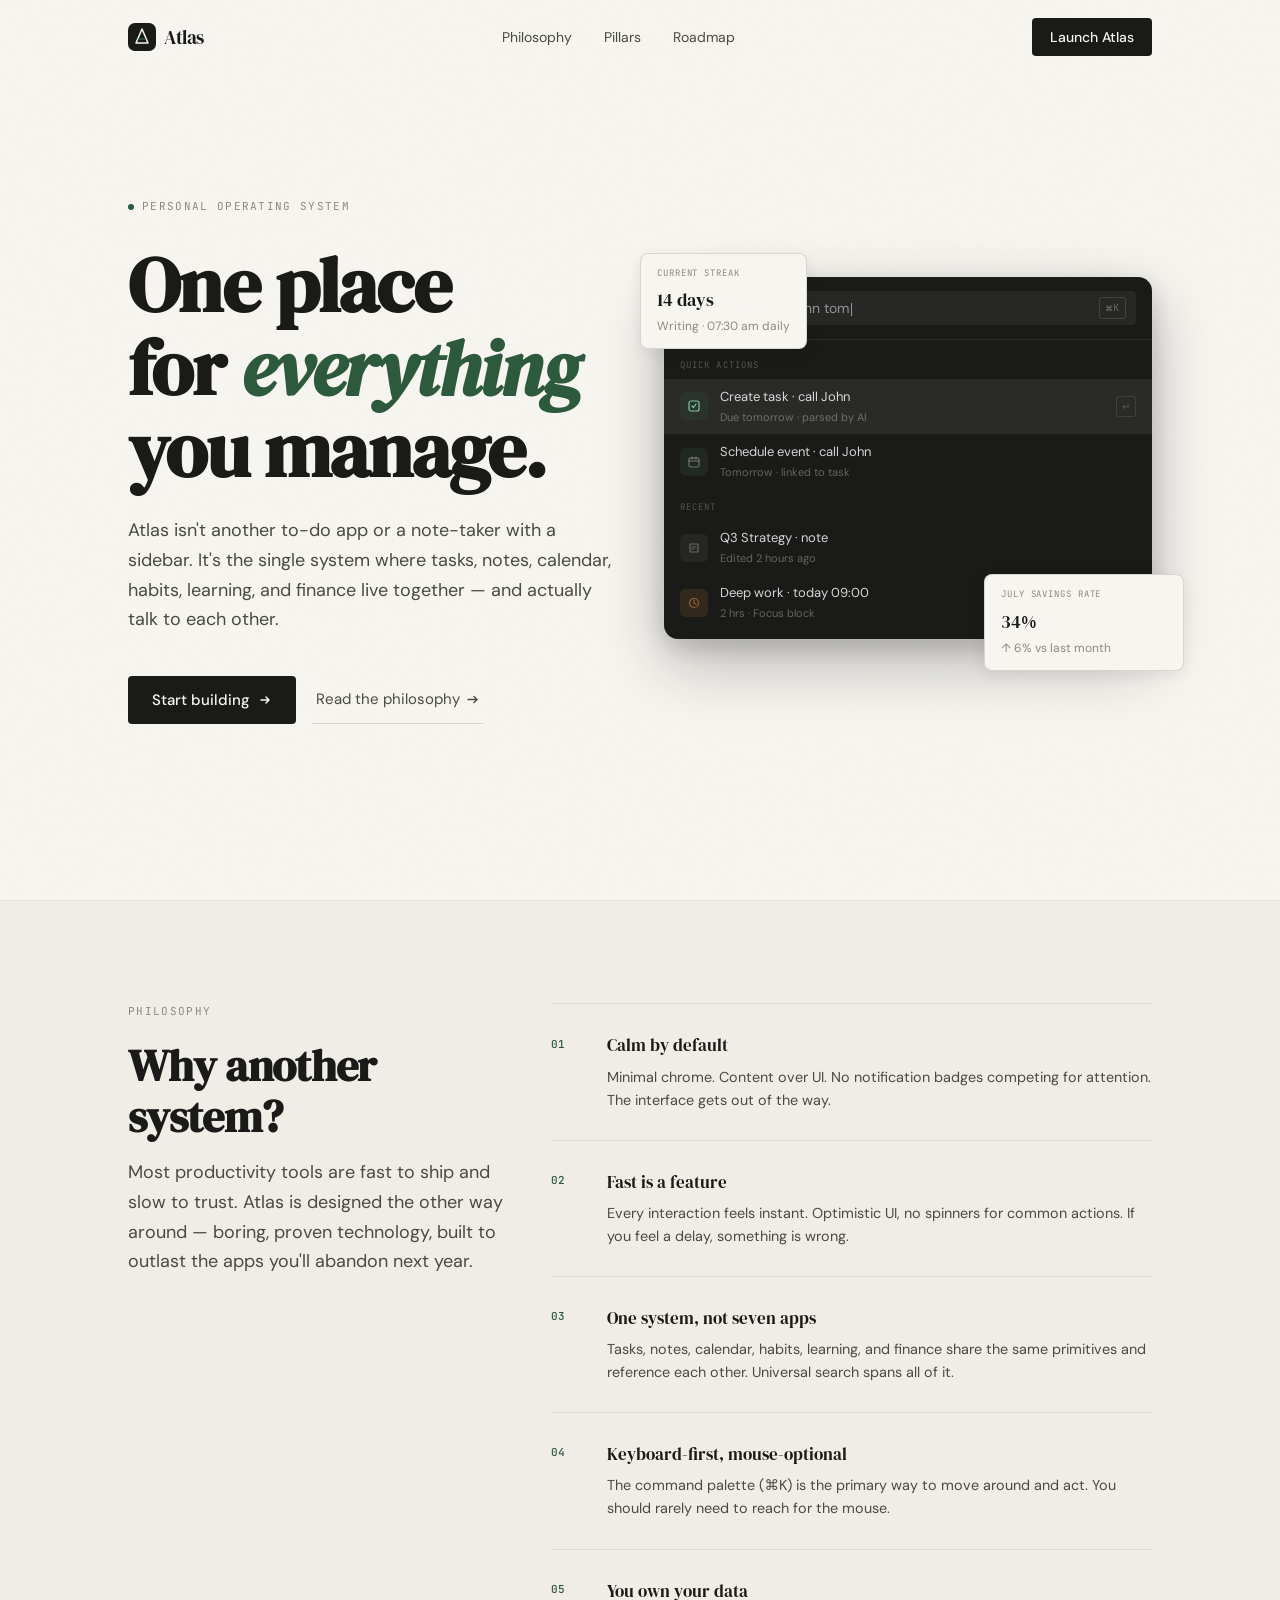
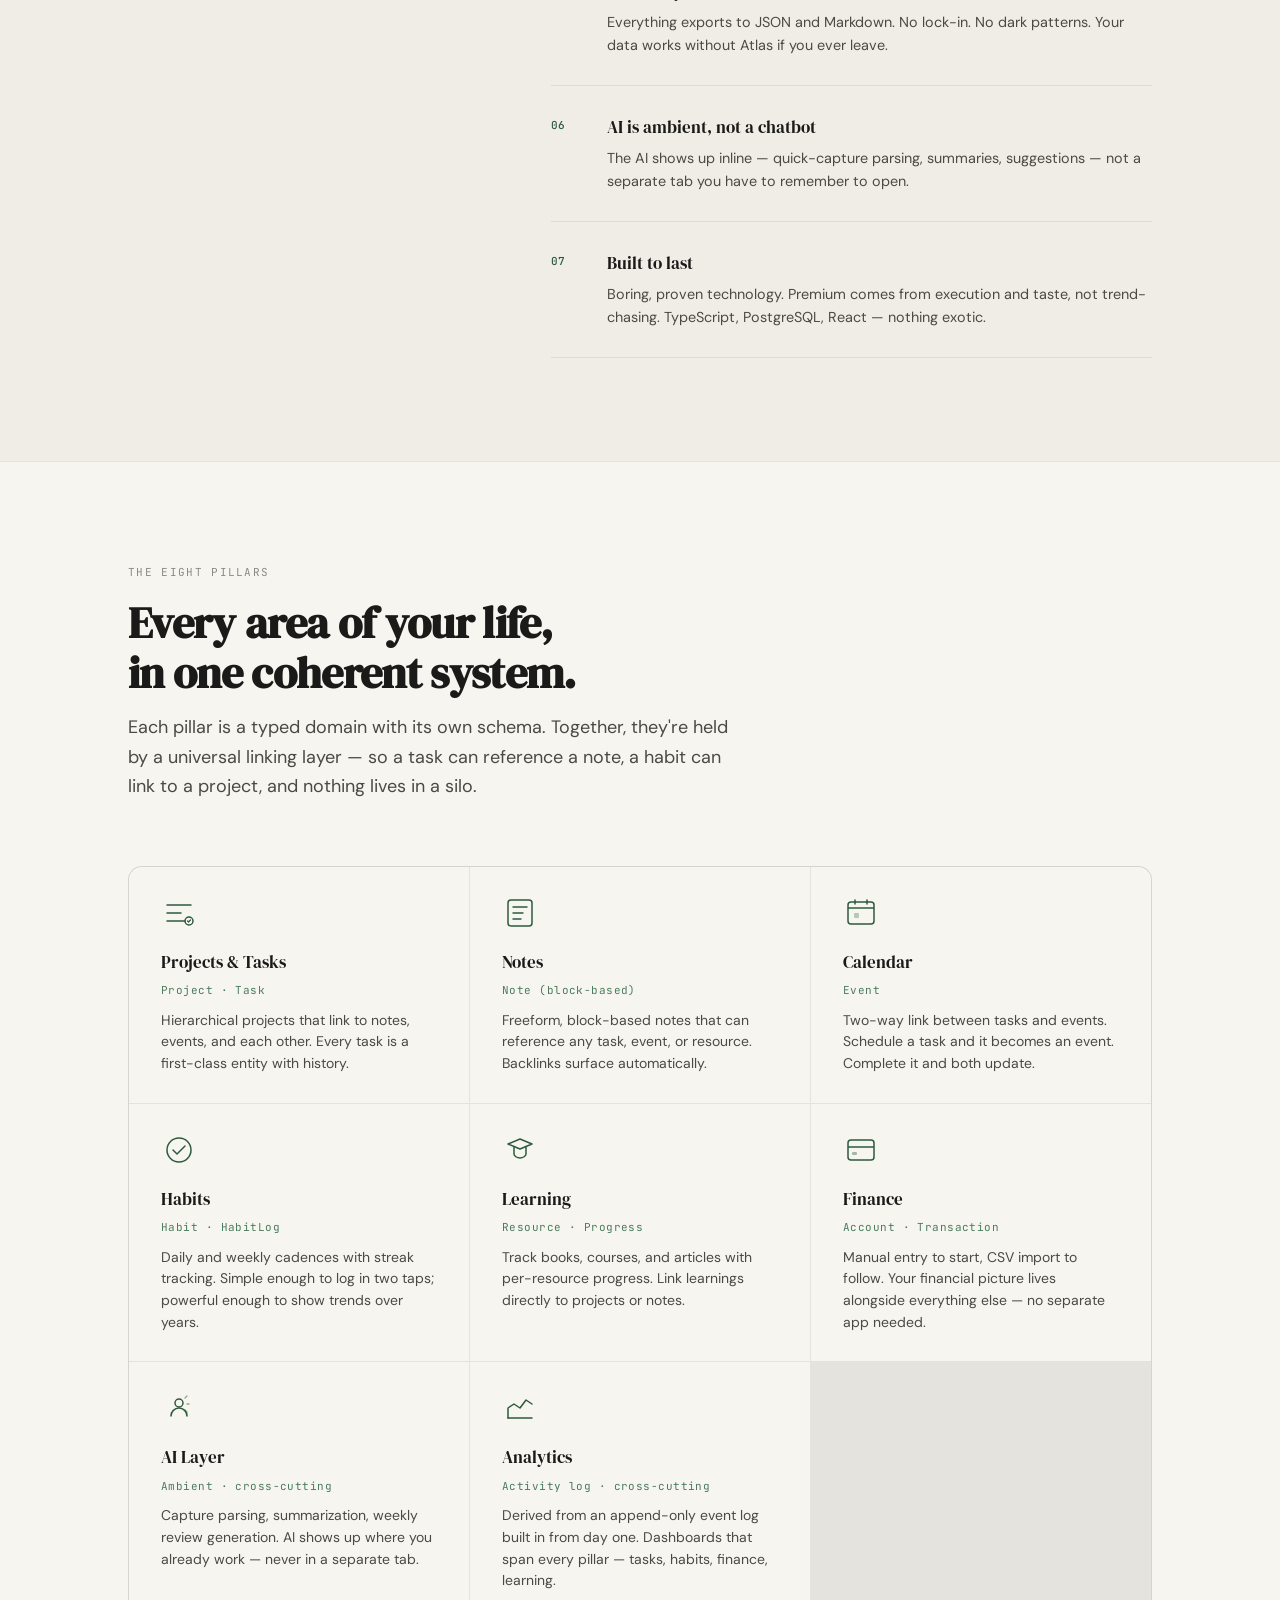
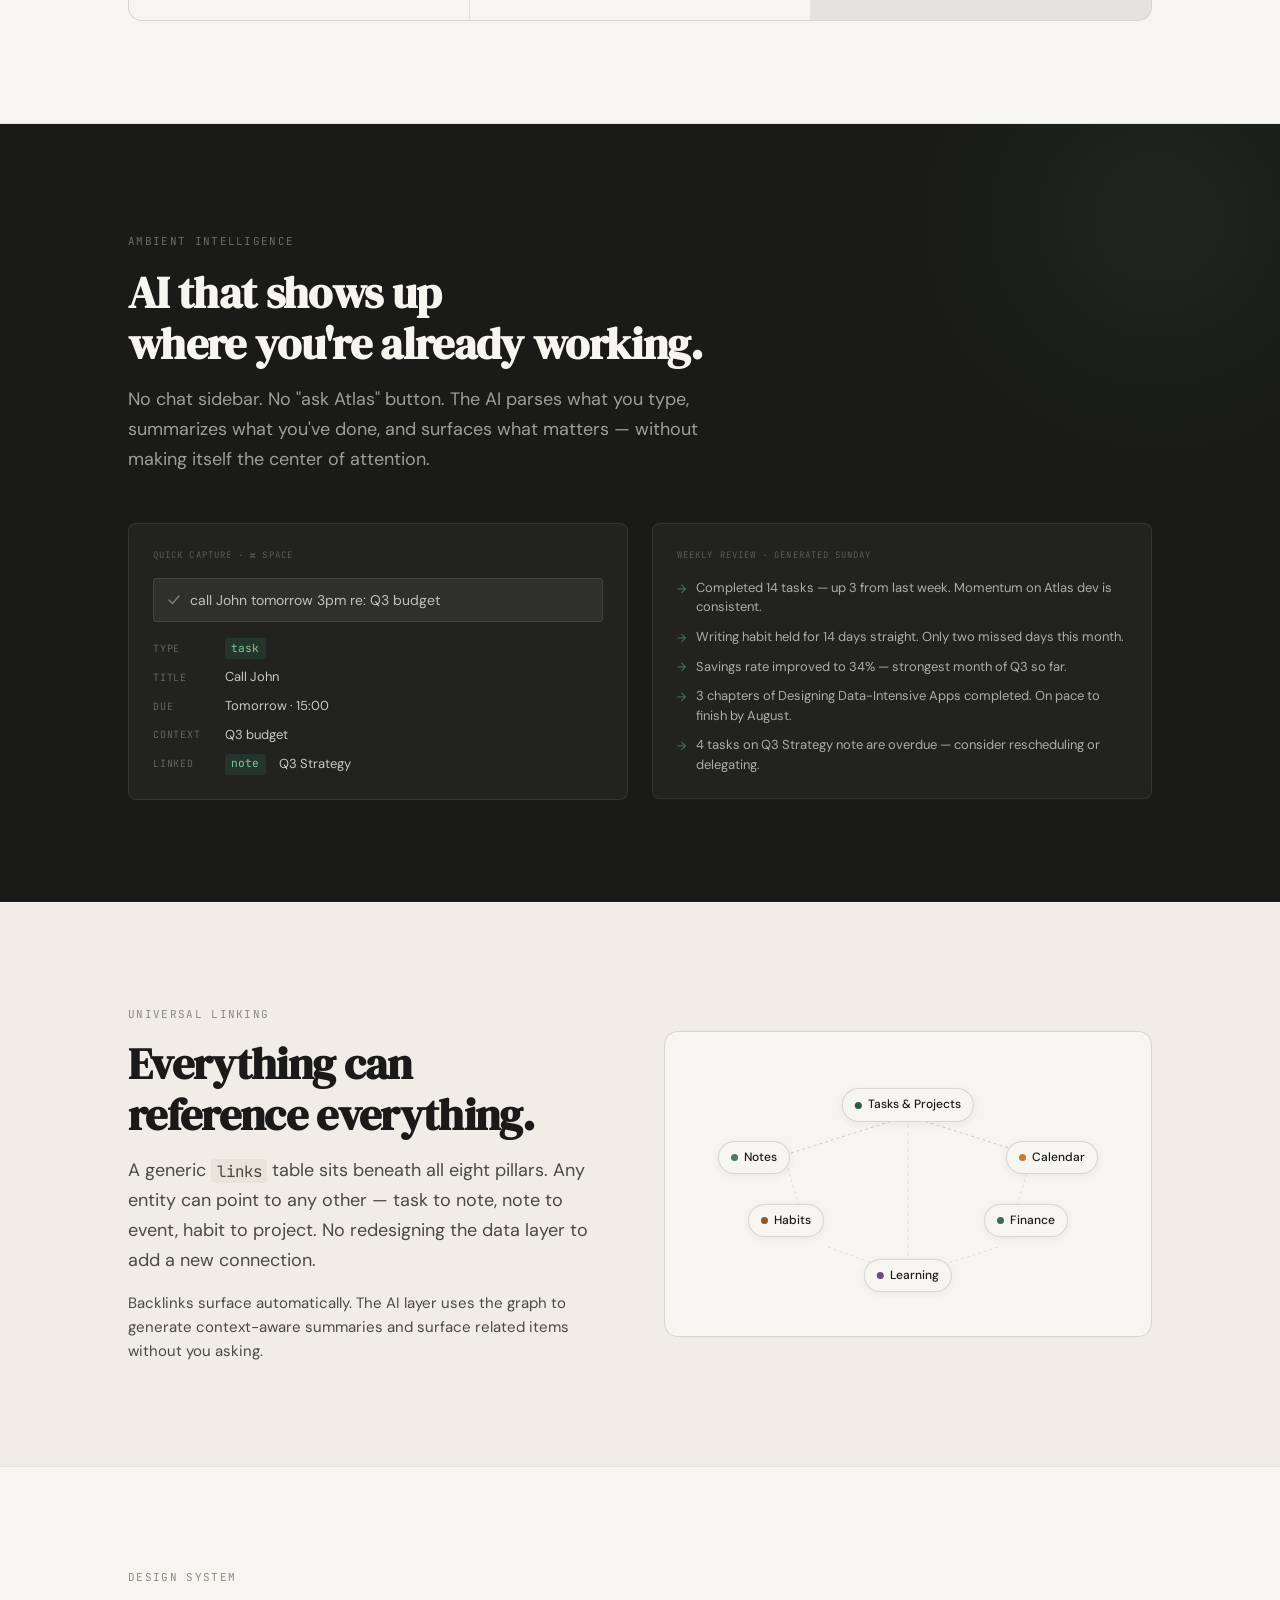
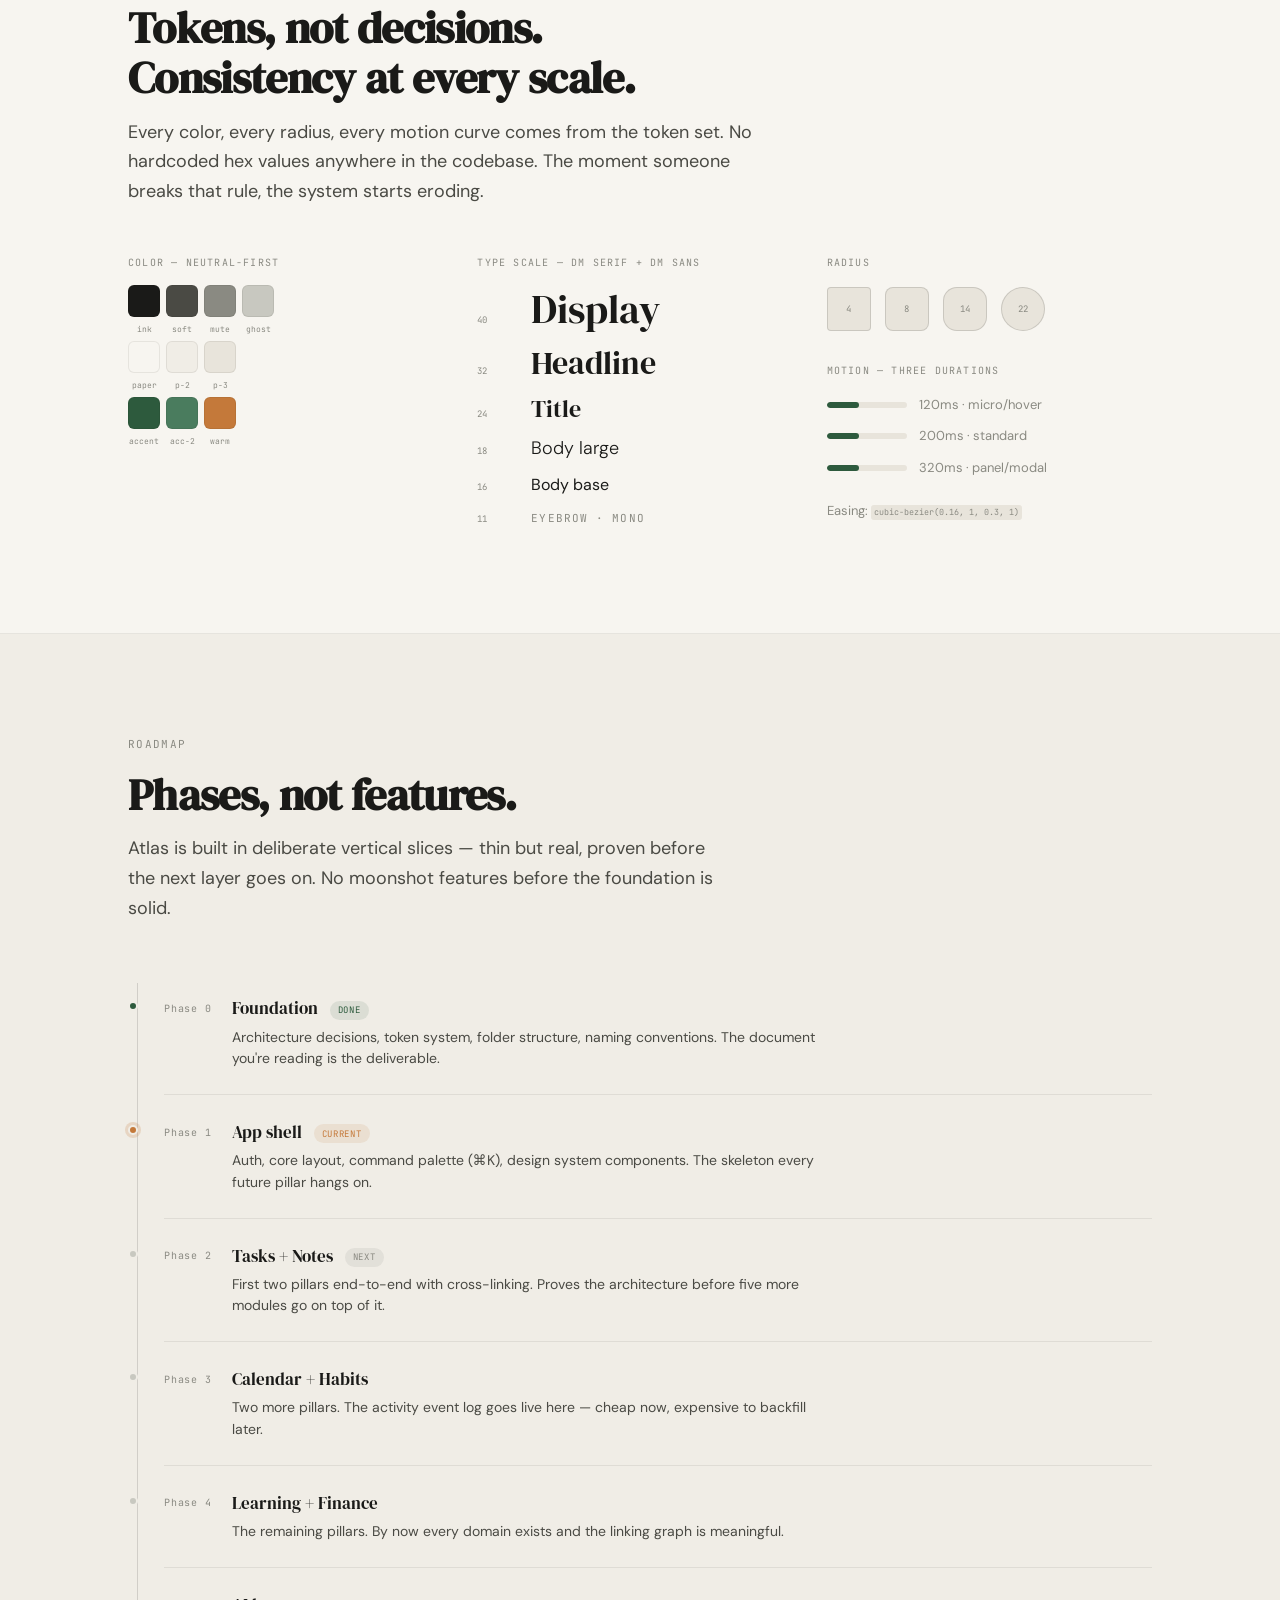
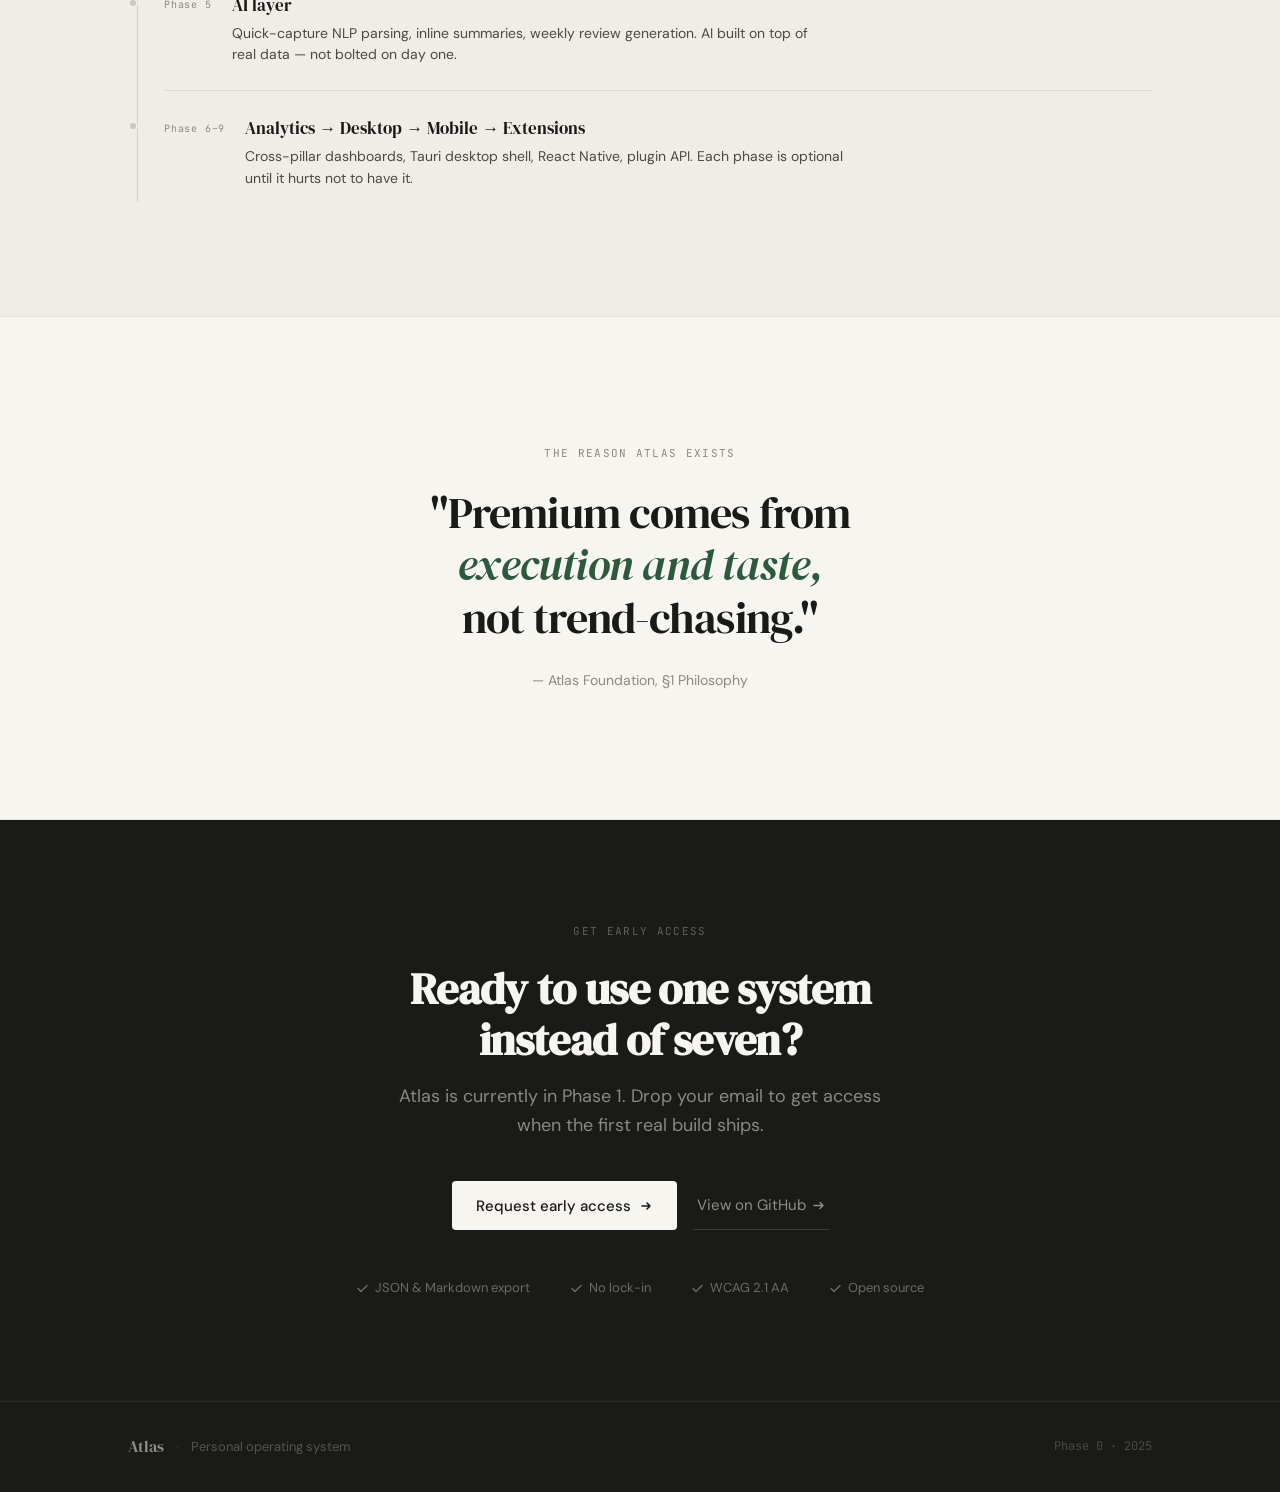
<file: index.html>
<!DOCTYPE html>
<html lang="en">
<head>
  <meta charset="UTF-8" />
  <meta name="viewport" content="width=device-width, initial-scale=1.0" />
  <title>Atlas — Personal Operating System</title>
  <meta name="description" content="One system for tasks, notes, calendar, habits, learning, and finance. Atlas is the personal OS built to last." />
  <link rel="preconnect" href="https://fonts.googleapis.com" />
  <link rel="preconnect" href="https://fonts.gstatic.com" crossorigin />
  <link href="https://fonts.googleapis.com/css2?family=DM+Serif+Display:ital@0;1&family=DM+Sans:ital,opsz,wght@0,9..40,300;0,9..40,400;0,9..40,500;1,9..40,300&family=JetBrains+Mono:wght@400;500&display=swap" rel="stylesheet" />
  <style>
    /* ============================================================
       TOKENS
    ============================================================ */
    :root {
      --ink:       #1a1a18;
      --ink-soft:  #4a4a44;
      --ink-mute:  #8a8a82;
      --ink-ghost: #c8c8c0;

      --paper:     #f7f5f0;
      --paper-2:   #f0ede6;
      --paper-3:   #e8e4db;

      --accent:    #2d5a3d;      /* deep atlas green — cartographic, grounded */
      --accent-2:  #4a7c5e;
      --accent-warm: #c4793a;   /* aged map amber — used sparingly */

      --rule:      rgba(26,26,24,0.08);
      --rule-mid:  rgba(26,26,24,0.14);

      --radius-sm: 4px;
      --radius-md: 8px;
      --radius-lg: 14px;

      --ease-out:   cubic-bezier(0.16, 1, 0.3, 1);
      --ease-in-out: cubic-bezier(0.4, 0, 0.2, 1);

      --font-display: 'DM Serif Display', Georgia, serif;
      --font-body:    'DM Sans', system-ui, sans-serif;
      --font-mono:    'JetBrains Mono', 'Courier New', monospace;

      --max-w: 1120px;
      --col-gap: clamp(1.5rem, 4vw, 3rem);
    }

    /* ============================================================
       RESET
    ============================================================ */
    *, *::before, *::after { box-sizing: border-box; margin: 0; padding: 0; }
    html { scroll-behavior: smooth; font-size: 16px; }
    body {
      font-family: var(--font-body);
      background: var(--paper);
      color: var(--ink);
      line-height: 1.6;
      -webkit-font-smoothing: antialiased;
      overflow-x: hidden;
    }
    img, svg { display: block; max-width: 100%; }
    a { color: inherit; text-decoration: none; }
    button { cursor: pointer; border: none; background: none; font: inherit; }
    ul { list-style: none; }

    /* ============================================================
       REDUCED MOTION
    ============================================================ */
    @media (prefers-reduced-motion: reduce) {
      *, *::before, *::after {
        animation-duration: 0.01ms !important;
        transition-duration: 0.01ms !important;
      }
    }

    /* ============================================================
       LAYOUT UTILITIES
    ============================================================ */
    .container {
      width: 100%;
      max-width: var(--max-w);
      margin-inline: auto;
      padding-inline: clamp(1.25rem, 5vw, 3rem);
    }

    /* ============================================================
       TYPOGRAPHY SCALE
    ============================================================ */
    .t-eyebrow {
      font-family: var(--font-mono);
      font-size: 0.6875rem;
      letter-spacing: 0.12em;
      text-transform: uppercase;
      color: var(--ink-mute);
    }
    .t-display {
      font-family: var(--font-display);
      font-size: clamp(2.75rem, 6vw, 5.25rem);
      line-height: 1.08;
      letter-spacing: -0.02em;
      color: var(--ink);
    }
    .t-headline {
      font-family: var(--font-display);
      font-size: clamp(1.75rem, 3.5vw, 2.75rem);
      line-height: 1.15;
      letter-spacing: -0.015em;
    }
    .t-title {
      font-family: var(--font-display);
      font-size: clamp(1.25rem, 2.5vw, 1.625rem);
      line-height: 1.25;
      letter-spacing: -0.01em;
    }
    .t-body-lg {
      font-size: clamp(1rem, 1.5vw, 1.125rem);
      line-height: 1.65;
      color: var(--ink-soft);
    }
    .t-body {
      font-size: 0.9375rem;
      line-height: 1.6;
      color: var(--ink-soft);
    }
    .t-small {
      font-size: 0.8125rem;
      line-height: 1.5;
      color: var(--ink-mute);
    }

    /* ============================================================
       NAV
    ============================================================ */
    .nav {
      position: fixed;
      top: 0; left: 0; right: 0;
      z-index: 100;
      padding-block: 1.125rem;
      background: rgba(247,245,240,0);
      transition: background 0.3s var(--ease-out), backdrop-filter 0.3s var(--ease-out);
    }
    .nav.scrolled {
      background: rgba(247,245,240,0.88);
      backdrop-filter: blur(12px);
      -webkit-backdrop-filter: blur(12px);
      border-bottom: 1px solid var(--rule);
    }
    .nav__inner {
      display: flex;
      align-items: center;
      justify-content: space-between;
      gap: 2rem;
    }
    .nav__logo {
      display: flex;
      align-items: center;
      gap: 0.5rem;
    }
    .nav__logo-mark {
      width: 28px;
      height: 28px;
      flex-shrink: 0;
    }
    .nav__logo-name {
      font-family: var(--font-display);
      font-size: 1.1875rem;
      letter-spacing: -0.02em;
      color: var(--ink);
    }
    .nav__links {
      display: flex;
      align-items: center;
      gap: 2rem;
    }
    .nav__link {
      font-size: 0.875rem;
      font-weight: 400;
      color: var(--ink-soft);
      transition: color 0.15s;
    }
    .nav__link:hover { color: var(--ink); }
    .nav__cta {
      font-size: 0.875rem;
      font-weight: 500;
      color: var(--paper);
      background: var(--ink);
      padding: 0.5rem 1.125rem;
      border-radius: var(--radius-sm);
      transition: background 0.15s, transform 0.15s;
    }
    .nav__cta:hover { background: var(--accent); transform: translateY(-1px); }

    @media (max-width: 680px) {
      .nav__links { display: none; }
    }

    /* ============================================================
       HERO
    ============================================================ */
    .hero {
      min-height: 100svh;
      display: flex;
      flex-direction: column;
      justify-content: center;
      padding-top: 5rem;
      padding-bottom: 4rem;
      position: relative;
      overflow: hidden;
    }

    /* Subtle topographic texture via SVG */
    .hero::before {
      content: '';
      position: absolute;
      inset: 0;
      background-image: url("data:image/svg+xml,%3Csvg xmlns='http://www.w3.org/2000/svg' width='800' height='800'%3E%3Cfilter id='n'%3E%3CfeTurbulence type='fractalNoise' baseFrequency='0.65' numOctaves='3' stitchTiles='stitch'/%3E%3C/filter%3E%3Crect width='100%25' height='100%25' filter='url(%23n)' opacity='0.025'/%3E%3C/svg%3E");
      pointer-events: none;
    }

    .hero__grid {
      display: grid;
      grid-template-columns: 1fr 1fr;
      gap: var(--col-gap);
      align-items: center;
    }
    .hero__content { position: relative; z-index: 1; }
    .hero__eyebrow {
      display: inline-flex;
      align-items: center;
      gap: 0.5rem;
      margin-bottom: 1.75rem;
      opacity: 0;
      transform: translateY(8px);
      animation: fadeUp 0.6s var(--ease-out) 0.1s forwards;
    }
    .hero__eyebrow-dot {
      width: 6px; height: 6px;
      border-radius: 50%;
      background: var(--accent);
      flex-shrink: 0;
    }
    .hero__heading {
      margin-bottom: 1.5rem;
      opacity: 0;
      transform: translateY(12px);
      animation: fadeUp 0.7s var(--ease-out) 0.2s forwards;
    }
    .hero__heading em {
      font-style: italic;
      color: var(--accent);
    }
    .hero__subtext {
      max-width: 42ch;
      margin-bottom: 2.5rem;
      opacity: 0;
      transform: translateY(10px);
      animation: fadeUp 0.7s var(--ease-out) 0.35s forwards;
    }
    .hero__actions {
      display: flex;
      align-items: center;
      gap: 1rem;
      flex-wrap: wrap;
      opacity: 0;
      transform: translateY(10px);
      animation: fadeUp 0.7s var(--ease-out) 0.5s forwards;
    }
    .btn-primary {
      display: inline-flex;
      align-items: center;
      gap: 0.5rem;
      font-size: 0.9375rem;
      font-weight: 500;
      color: var(--paper);
      background: var(--ink);
      padding: 0.75rem 1.5rem;
      border-radius: var(--radius-sm);
      transition: background 0.15s, transform 0.15s, box-shadow 0.15s;
    }
    .btn-primary:hover {
      background: var(--accent);
      transform: translateY(-2px);
      box-shadow: 0 6px 20px rgba(45,90,61,0.2);
    }
    .btn-ghost {
      display: inline-flex;
      align-items: center;
      gap: 0.375rem;
      font-size: 0.9375rem;
      color: var(--ink-soft);
      padding: 0.75rem 0.25rem;
      border-bottom: 1px solid var(--rule-mid);
      transition: color 0.15s, border-color 0.15s;
    }
    .btn-ghost:hover { color: var(--ink); border-color: var(--ink); }
    .btn-ghost svg { transition: transform 0.2s var(--ease-out); }
    .btn-ghost:hover svg { transform: translateX(3px); }

    /* Hero visual — command palette mock */
    .hero__visual {
      position: relative;
      opacity: 0;
      transform: translateY(16px) scale(0.98);
      animation: fadeUp 0.8s var(--ease-out) 0.45s forwards;
    }
    .hero__palette {
      background: var(--ink);
      border-radius: var(--radius-lg);
      overflow: hidden;
      box-shadow:
        0 0 0 1px rgba(255,255,255,0.06),
        0 24px 64px rgba(26,26,24,0.28),
        0 8px 24px rgba(26,26,24,0.16);
    }
    .palette__header {
      display: flex;
      align-items: center;
      gap: 0.625rem;
      padding: 0.875rem 1rem;
      border-bottom: 1px solid rgba(255,255,255,0.07);
    }
    .palette__dots { display: flex; gap: 0.4rem; }
    .palette__dot {
      width: 10px; height: 10px;
      border-radius: 50%;
    }
    .palette__dot--r { background: #ff5f57; }
    .palette__dot--y { background: #febc2e; }
    .palette__dot--g { background: #28c840; }
    .palette__search {
      flex: 1;
      display: flex;
      align-items: center;
      gap: 0.5rem;
      background: rgba(255,255,255,0.06);
      border-radius: var(--radius-sm);
      padding: 0.375rem 0.625rem;
      font-family: var(--font-body);
      font-size: 0.875rem;
      color: rgba(255,255,255,0.5);
    }
    .palette__search-icon { opacity: 0.4; flex-shrink: 0; }
    .palette__kbd {
      margin-left: auto;
      font-family: var(--font-mono);
      font-size: 0.625rem;
      color: rgba(255,255,255,0.3);
      border: 1px solid rgba(255,255,255,0.12);
      border-radius: 3px;
      padding: 0.125rem 0.375rem;
      letter-spacing: 0.05em;
    }
    .palette__items { padding: 0.5rem 0; }
    .palette__section-label {
      font-family: var(--font-mono);
      font-size: 0.5625rem;
      letter-spacing: 0.12em;
      text-transform: uppercase;
      color: rgba(255,255,255,0.25);
      padding: 0.625rem 1rem 0.375rem;
    }
    .palette__item {
      display: flex;
      align-items: center;
      gap: 0.75rem;
      padding: 0.5rem 1rem;
      transition: background 0.1s;
    }
    .palette__item--active { background: rgba(255,255,255,0.07); }
    .palette__item-icon {
      width: 28px; height: 28px;
      border-radius: 6px;
      display: flex;
      align-items: center;
      justify-content: center;
      flex-shrink: 0;
      font-size: 0.75rem;
    }
    .palette__item-text { flex: 1; }
    .palette__item-name {
      font-size: 0.8125rem;
      color: rgba(255,255,255,0.82);
      font-weight: 400;
    }
    .palette__item-sub {
      font-size: 0.6875rem;
      color: rgba(255,255,255,0.32);
      margin-top: 1px;
    }
    .palette__item-shortcut {
      font-family: var(--font-mono);
      font-size: 0.6rem;
      color: rgba(255,255,255,0.22);
      border: 1px solid rgba(255,255,255,0.1);
      border-radius: 3px;
      padding: 0.1rem 0.3rem;
    }

    /* Animated cursor blink in search */
    .palette__cursor {
      display: inline-block;
      width: 1.5px;
      height: 13px;
      background: rgba(255,255,255,0.5);
      margin-left: 2px;
      animation: blink 1s step-end infinite;
      vertical-align: middle;
    }
    @keyframes blink { 50% { opacity: 0; } }

    /* Floating context cards */
    .hero__float {
      position: absolute;
      background: var(--paper);
      border: 1px solid var(--rule-mid);
      border-radius: var(--radius-md);
      padding: 0.75rem 1rem;
      box-shadow: 0 4px 16px rgba(26,26,24,0.08);
      pointer-events: none;
      opacity: 0;
    }
    .hero__float--1 {
      right: -2rem;
      bottom: -2rem;
      min-width: 200px;
      animation: floatIn 0.7s var(--ease-out) 1s forwards;
    }
    .hero__float--2 {
      left: -1.5rem;
      top: -1.5rem;
      animation: floatIn 0.7s var(--ease-out) 1.2s forwards;
    }
    .float-label {
      font-family: var(--font-mono);
      font-size: 0.5625rem;
      letter-spacing: 0.1em;
      text-transform: uppercase;
      color: var(--ink-mute);
      margin-bottom: 0.375rem;
    }
    .float-value {
      font-family: var(--font-display);
      font-size: 1.125rem;
      color: var(--ink);
    }
    .float-meta {
      font-size: 0.75rem;
      color: var(--ink-mute);
      margin-top: 0.125rem;
    }

    @keyframes fadeUp {
      to { opacity: 1; transform: none; }
    }
    @keyframes floatIn {
      to { opacity: 1; transform: none; }
    }

    @media (max-width: 860px) {
      .hero__grid { grid-template-columns: 1fr; }
      .hero__visual { order: -1; max-width: 480px; margin-inline: auto; }
      .hero__float--1 { right: 0; bottom: -1rem; }
      .hero__float--2 { left: 0; top: -1rem; }
    }

    /* ============================================================
       DIVIDER
    ============================================================ */
    .divider {
      height: 1px;
      background: var(--rule);
    }

    /* ============================================================
       PHILOSOPHY — "NOT A TO-DO APP" SECTION
    ============================================================ */
    .philosophy {
      padding-block: clamp(4rem, 8vw, 7rem);
      background: var(--paper-2);
    }
    .philosophy__inner {
      display: grid;
      grid-template-columns: 1fr 1.6fr;
      gap: var(--col-gap);
      align-items: start;
    }
    .philosophy__left { position: sticky; top: 7rem; }
    .philosophy__eyebrow { margin-bottom: 1.25rem; }
    .philosophy__heading { margin-bottom: 1rem; }
    .philosophy__intro { max-width: 38ch; }

    .philosophy__list { display: flex; flex-direction: column; gap: 0; }
    .philosophy__item {
      display: grid;
      grid-template-columns: 2.5rem 1fr;
      gap: 1rem;
      padding-block: 1.75rem;
      border-bottom: 1px solid var(--rule);
      opacity: 0;
      transform: translateX(12px);
      transition: opacity 0.5s var(--ease-out), transform 0.5s var(--ease-out);
    }
    .philosophy__item.in-view {
      opacity: 1;
      transform: none;
    }
    .philosophy__item:first-child { border-top: 1px solid var(--rule); }
    .philosophy__num {
      font-family: var(--font-mono);
      font-size: 0.6875rem;
      color: var(--accent);
      font-weight: 500;
      padding-top: 0.2rem;
    }
    .philosophy__item-title {
      font-family: var(--font-display);
      font-size: 1.0625rem;
      color: var(--ink);
      margin-bottom: 0.375rem;
    }
    .philosophy__item-body { font-size: 0.9rem; color: var(--ink-soft); line-height: 1.6; }

    @media (max-width: 800px) {
      .philosophy__inner { grid-template-columns: 1fr; }
      .philosophy__left { position: static; }
    }

    /* ============================================================
       PILLARS — ONE SYSTEM
    ============================================================ */
    .pillars {
      padding-block: clamp(4rem, 8vw, 7rem);
    }
    .pillars__header {
      max-width: 56ch;
      margin-bottom: clamp(2.5rem, 5vw, 4rem);
    }
    .pillars__eyebrow { margin-bottom: 1rem; }
    .pillars__heading { margin-bottom: 0.875rem; }

    .pillars__grid {
      display: grid;
      grid-template-columns: repeat(auto-fill, minmax(280px, 1fr));
      gap: 1px;
      background: var(--rule);
      border: 1px solid var(--rule);
      border-radius: var(--radius-lg);
      overflow: hidden;
    }
    .pillar-card {
      background: var(--paper);
      padding: 1.75rem 2rem;
      transition: background 0.2s;
      opacity: 0;
      transform: translateY(8px);
      transition: opacity 0.45s var(--ease-out), transform 0.45s var(--ease-out), background 0.2s;
    }
    .pillar-card.in-view { opacity: 1; transform: none; }
    .pillar-card:hover { background: var(--paper-2); }
    .pillar-card__icon {
      width: 36px; height: 36px;
      margin-bottom: 1.125rem;
      color: var(--accent);
    }
    .pillar-card__name {
      font-family: var(--font-display);
      font-size: 1.0625rem;
      color: var(--ink);
      margin-bottom: 0.375rem;
    }
    .pillar-card__entity {
      font-family: var(--font-mono);
      font-size: 0.6875rem;
      color: var(--accent-2);
      margin-bottom: 0.625rem;
      letter-spacing: 0.04em;
    }
    .pillar-card__desc { font-size: 0.875rem; color: var(--ink-soft); line-height: 1.55; }

    /* ============================================================
       AI — AMBIENT INTELLIGENCE
    ============================================================ */
    .ai-section {
      padding-block: clamp(4rem, 8vw, 7rem);
      background: var(--ink);
      color: var(--paper);
      overflow: hidden;
      position: relative;
    }
    .ai-section::before {
      content: '';
      position: absolute;
      top: -20%;
      right: -10%;
      width: 500px; height: 500px;
      border-radius: 50%;
      background: radial-gradient(circle, rgba(45,90,61,0.18) 0%, transparent 70%);
      pointer-events: none;
    }
    .ai-section .container { position: relative; z-index: 1; }
    .ai-section .t-eyebrow { color: rgba(255,255,255,0.35); }
    .ai-section .t-headline { color: var(--paper); margin-bottom: 1rem; }
    .ai-section .t-body-lg { color: rgba(247,245,240,0.6); max-width: 52ch; margin-bottom: 3rem; }

    .ai-demo {
      display: grid;
      grid-template-columns: 1fr 1fr;
      gap: 1.5rem;
      align-items: start;
    }
    .ai-card {
      background: rgba(255,255,255,0.04);
      border: 1px solid rgba(255,255,255,0.08);
      border-radius: var(--radius-md);
      padding: 1.5rem;
      opacity: 0;
      transform: translateY(12px);
      transition: opacity 0.5s var(--ease-out), transform 0.5s var(--ease-out);
    }
    .ai-card.in-view { opacity: 1; transform: none; }
    .ai-card__label {
      font-family: var(--font-mono);
      font-size: 0.5625rem;
      letter-spacing: 0.12em;
      text-transform: uppercase;
      color: rgba(255,255,255,0.25);
      margin-bottom: 1rem;
    }

    /* Quick capture demo */
    .capture-input {
      display: flex;
      align-items: center;
      gap: 0.625rem;
      background: rgba(255,255,255,0.06);
      border: 1px solid rgba(255,255,255,0.1);
      border-radius: var(--radius-sm);
      padding: 0.625rem 0.875rem;
      font-size: 0.875rem;
      color: rgba(255,255,255,0.7);
      margin-bottom: 1rem;
      font-family: var(--font-body);
    }
    .capture-parsed {
      display: flex;
      flex-direction: column;
      gap: 0.5rem;
    }
    .parsed-row {
      display: flex;
      align-items: center;
      gap: 0.5rem;
      font-size: 0.8125rem;
    }
    .parsed-key {
      font-family: var(--font-mono);
      font-size: 0.625rem;
      color: rgba(255,255,255,0.3);
      min-width: 4rem;
      letter-spacing: 0.08em;
      text-transform: uppercase;
    }
    .parsed-val {
      color: rgba(255,255,255,0.75);
      font-size: 0.8125rem;
    }
    .parsed-tag {
      display: inline-block;
      background: rgba(45,90,61,0.35);
      color: #7dc99a;
      border-radius: 3px;
      padding: 0.1rem 0.4rem;
      font-size: 0.7rem;
      font-family: var(--font-mono);
    }

    /* Summary demo */
    .summary-lines { display: flex; flex-direction: column; gap: 0.625rem; }
    .summary-line {
      display: flex;
      gap: 0.625rem;
      align-items: flex-start;
      font-size: 0.8125rem;
      color: rgba(255,255,255,0.62);
      line-height: 1.5;
    }
    .summary-line::before {
      content: '→';
      color: var(--accent-2);
      flex-shrink: 0;
      font-size: 0.75rem;
      margin-top: 0.1rem;
    }

    @media (max-width: 680px) {
      .ai-demo { grid-template-columns: 1fr; }
    }

    /* ============================================================
       LINK GRAPH — EVERYTHING CONNECTS
    ============================================================ */
    .links-section {
      padding-block: clamp(4rem, 8vw, 7rem);
      background: var(--paper-2);
    }
    .links-section__inner {
      display: grid;
      grid-template-columns: 1fr 1fr;
      gap: var(--col-gap);
      align-items: center;
    }
    .links-section .t-eyebrow { margin-bottom: 1rem; }
    .links-section .t-headline { margin-bottom: 1rem; }
    .links-section .t-body-lg { max-width: 44ch; }

    /* Link graph SVG visual */
    .link-graph {
      position: relative;
      background: var(--paper);
      border: 1px solid var(--rule-mid);
      border-radius: var(--radius-lg);
      padding: 2rem;
      overflow: hidden;
      min-height: 280px;
    }
    .link-graph svg { width: 100%; height: 100%; }

    /* Node pills */
    .graph-nodes {
      position: relative;
      height: 240px;
    }
    .g-node {
      position: absolute;
      display: flex;
      align-items: center;
      gap: 0.4rem;
      background: var(--paper);
      border: 1px solid var(--rule-mid);
      border-radius: 999px;
      padding: 0.375rem 0.75rem;
      font-size: 0.75rem;
      font-weight: 500;
      color: var(--ink);
      box-shadow: 0 2px 8px rgba(26,26,24,0.06);
      cursor: default;
      transition: border-color 0.2s, box-shadow 0.2s;
      white-space: nowrap;
    }
    .g-node:hover {
      border-color: var(--accent);
      box-shadow: 0 2px 12px rgba(45,90,61,0.15);
    }
    .g-node-dot {
      width: 7px; height: 7px;
      border-radius: 50%;
      flex-shrink: 0;
    }
    /* node positions */
    .g-node--task    { top: 10%;  left: 50%;  transform: translateX(-50%); }
    .g-node--note    { top: 32%;  left: 5%; }
    .g-node--event   { top: 32%;  right: 5%; }
    .g-node--habit   { bottom: 28%; left: 12%; }
    .g-node--finance { bottom: 28%; right: 12%; }
    .g-node--learn   { bottom: 5%;  left: 50%; transform: translateX(-50%); }

    /* SVG lines */
    .graph-lines {
      position: absolute;
      inset: 0;
      pointer-events: none;
    }

    @media (max-width: 800px) {
      .links-section__inner { grid-template-columns: 1fr; }
    }

    /* ============================================================
       PRINCIPLES — DESIGN SYSTEM
    ============================================================ */
    .design-section {
      padding-block: clamp(4rem, 8vw, 7rem);
    }
    .design-section__header { margin-bottom: 3rem; }
    .design-section .t-eyebrow { margin-bottom: 1rem; }
    .design-section .t-headline { margin-bottom: 0.75rem; max-width: 44ch; }

    .design-tokens {
      display: grid;
      grid-template-columns: repeat(3, 1fr);
      gap: 1.5rem;
    }
    .token-group__label {
      font-family: var(--font-mono);
      font-size: 0.625rem;
      letter-spacing: 0.12em;
      text-transform: uppercase;
      color: var(--ink-mute);
      margin-bottom: 0.875rem;
    }
    .token-swatches { display: flex; gap: 0.375rem; flex-wrap: wrap; }
    .swatch {
      width: 32px; height: 32px;
      border-radius: 6px;
      border: 1px solid var(--rule);
      flex-shrink: 0;
      position: relative;
    }
    .swatch::after {
      content: attr(data-label);
      position: absolute;
      bottom: -1.25rem;
      left: 50%;
      transform: translateX(-50%);
      font-size: 0.5rem;
      font-family: var(--font-mono);
      color: var(--ink-mute);
      white-space: nowrap;
    }

    .type-scale { display: flex; flex-direction: column; gap: 0.625rem; }
    .type-row {
      display: flex;
      align-items: baseline;
      gap: 0.875rem;
      padding-block: 0.25rem;
    }
    .type-size {
      font-family: var(--font-mono);
      font-size: 0.5625rem;
      color: var(--ink-mute);
      min-width: 2.5rem;
    }
    .type-sample {
      font-family: var(--font-display);
      color: var(--ink);
      line-height: 1;
    }

    .radius-samples { display: flex; gap: 0.875rem; align-items: center; flex-wrap: wrap; }
    .radius-box {
      background: var(--paper-3);
      border: 1px solid var(--rule-mid);
      display: flex;
      align-items: center;
      justify-content: center;
    }
    .radius-box span {
      font-family: var(--font-mono);
      font-size: 0.5625rem;
      color: var(--ink-mute);
    }

    @media (max-width: 780px) {
      .design-tokens { grid-template-columns: 1fr; gap: 2.5rem; }
    }

    /* ============================================================
       ROADMAP
    ============================================================ */
    .roadmap {
      padding-block: clamp(4rem, 8vw, 7rem);
      background: var(--paper-2);
    }
    .roadmap__header { margin-bottom: 3rem; }
    .roadmap .t-eyebrow { margin-bottom: 1rem; }
    .roadmap .t-headline { margin-bottom: 0.75rem; max-width: 44ch; }

    .roadmap__track {
      position: relative;
      padding-left: 2.25rem;
    }
    .roadmap__track::before {
      content: '';
      position: absolute;
      left: 0.5625rem;
      top: 0.75rem;
      bottom: 0.75rem;
      width: 1px;
      background: var(--rule-mid);
    }

    .roadmap__phase {
      position: relative;
      display: grid;
      grid-template-columns: auto 1fr;
      gap: 1.25rem;
      padding-block: 1.5rem;
      opacity: 0;
      transform: translateX(-10px);
      transition: opacity 0.5s var(--ease-out), transform 0.5s var(--ease-out);
    }
    .roadmap__phase.in-view { opacity: 1; transform: none; }
    .roadmap__phase:not(:last-child) {
      border-bottom: 1px solid var(--rule);
    }
    .roadmap__dot-wrap {
      position: absolute;
      left: -2.25rem;
      top: 1.875rem;
      display: flex;
      align-items: center;
      justify-content: center;
    }
    .roadmap__dot {
      width: 10px; height: 10px;
      border-radius: 50%;
      border: 2px solid var(--paper-2);
      flex-shrink: 0;
    }
    .roadmap__dot--done    { background: var(--accent); border-color: var(--paper-2); }
    .roadmap__dot--active  { background: var(--accent-warm); border-color: var(--paper-2); box-shadow: 0 0 0 3px rgba(196,121,58,0.2); }
    .roadmap__dot--pending { background: var(--ink-ghost); border-color: var(--paper-2); }

    .roadmap__phase-num {
      font-family: var(--font-mono);
      font-size: 0.625rem;
      color: var(--ink-mute);
      letter-spacing: 0.08em;
      padding-top: 0.35rem;
      white-space: nowrap;
    }
    .roadmap__phase-title {
      font-family: var(--font-display);
      font-size: 1.0625rem;
      color: var(--ink);
      margin-bottom: 0.25rem;
    }
    .roadmap__phase-desc { font-size: 0.875rem; color: var(--ink-soft); line-height: 1.55; max-width: 60ch; }
    .roadmap__badge {
      display: inline-flex;
      align-items: center;
      font-family: var(--font-mono);
      font-size: 0.5625rem;
      letter-spacing: 0.08em;
      text-transform: uppercase;
      border-radius: 999px;
      padding: 0.15rem 0.5rem;
      margin-left: 0.5rem;
      vertical-align: middle;
    }
    .roadmap__badge--done   { background: rgba(45,90,61,0.1); color: var(--accent); }
    .roadmap__badge--active { background: rgba(196,121,58,0.12); color: var(--accent-warm); }
    .roadmap__badge--next   { background: rgba(26,26,24,0.06); color: var(--ink-mute); }

    /* ============================================================
       PRINCIPLES — MANIFESTO
    ============================================================ */
    .manifesto {
      padding-block: clamp(5rem, 10vw, 9rem);
      text-align: center;
    }
    .manifesto .t-eyebrow { margin-bottom: 1.5rem; display: block; }
    .manifesto__quote {
      font-family: var(--font-display);
      font-size: clamp(1.5rem, 3.5vw, 2.75rem);
      line-height: 1.2;
      color: var(--ink);
      letter-spacing: -0.02em;
      max-width: 22ch;
      margin-inline: auto;
      margin-bottom: 1.5rem;
    }
    .manifesto__quote em {
      font-style: italic;
      color: var(--accent);
    }
    .manifesto__attr {
      font-size: 0.875rem;
      color: var(--ink-mute);
    }

    /* ============================================================
       CTA
    ============================================================ */
    .cta-section {
      padding-block: clamp(4rem, 8vw, 7rem);
      background: var(--ink);
      color: var(--paper);
      text-align: center;
    }
    .cta-section .t-eyebrow { color: rgba(255,255,255,0.3); display: block; margin-bottom: 1.5rem; }
    .cta-section .t-headline { color: var(--paper); margin-bottom: 1rem; }
    .cta-section .t-body-lg { color: rgba(247,245,240,0.5); margin-bottom: 2.5rem; max-width: 44ch; margin-inline: auto; }

    .cta-actions {
      display: flex;
      justify-content: center;
      gap: 1rem;
      flex-wrap: wrap;
      margin-bottom: 3rem;
    }
    .btn-primary-inv {
      display: inline-flex;
      align-items: center;
      gap: 0.5rem;
      font-size: 0.9375rem;
      font-weight: 500;
      color: var(--ink);
      background: var(--paper);
      padding: 0.75rem 1.5rem;
      border-radius: var(--radius-sm);
      transition: background 0.15s, transform 0.15s;
    }
    .btn-primary-inv:hover { background: #e8e4db; transform: translateY(-2px); }
    .btn-ghost-inv {
      display: inline-flex;
      align-items: center;
      gap: 0.375rem;
      font-size: 0.9375rem;
      color: rgba(255,255,255,0.5);
      padding: 0.75rem 0.25rem;
      border-bottom: 1px solid rgba(255,255,255,0.15);
      transition: color 0.15s, border-color 0.15s;
    }
    .btn-ghost-inv:hover { color: var(--paper); border-color: rgba(255,255,255,0.4); }

    .cta-principles {
      display: flex;
      justify-content: center;
      gap: 2.5rem;
      flex-wrap: wrap;
    }
    .cta-principle {
      display: flex;
      align-items: center;
      gap: 0.375rem;
      font-size: 0.8125rem;
      color: rgba(255,255,255,0.35);
    }
    .cta-principle svg { flex-shrink: 0; }

    /* ============================================================
       FOOTER
    ============================================================ */
    .footer {
      padding-block: 2rem;
      border-top: 1px solid rgba(255,255,255,0.07);
      background: var(--ink);
    }
    .footer__inner {
      display: flex;
      align-items: center;
      justify-content: space-between;
      gap: 1.5rem;
      flex-wrap: wrap;
    }
    .footer__left {
      display: flex;
      align-items: center;
      gap: 0.75rem;
    }
    .footer__logo {
      font-family: var(--font-display);
      font-size: 1rem;
      color: rgba(255,255,255,0.5);
    }
    .footer__sep {
      color: rgba(255,255,255,0.15);
    }
    .footer__tagline {
      font-size: 0.8125rem;
      color: rgba(255,255,255,0.25);
    }
    .footer__right {
      font-size: 0.75rem;
      color: rgba(255,255,255,0.2);
      font-family: var(--font-mono);
    }

    /* ============================================================
       SCROLL ANIMATIONS UTILITY
    ============================================================ */
    .reveal {
      opacity: 0;
      transform: translateY(10px);
      transition: opacity 0.55s var(--ease-out), transform 0.55s var(--ease-out);
    }
    .reveal.in-view { opacity: 1; transform: none; }

    /* stagger delays */
    .stagger-1 { transition-delay: 0.05s; }
    .stagger-2 { transition-delay: 0.1s; }
    .stagger-3 { transition-delay: 0.15s; }
    .stagger-4 { transition-delay: 0.2s; }
    .stagger-5 { transition-delay: 0.25s; }
    .stagger-6 { transition-delay: 0.3s; }
    .stagger-7 { transition-delay: 0.35s; }
    .stagger-8 { transition-delay: 0.4s; }
  </style>
</head>
<body>

  <!-- ============================================================
       NAV
  ============================================================ -->
  <nav class="nav" id="nav" role="navigation" aria-label="Primary">
    <div class="container">
      <div class="nav__inner">
        <a href="/" class="nav__logo" aria-label="Atlas home">
          <!-- Atlas logomark: stylized A / cartographic pin -->
          <svg class="nav__logo-mark" viewBox="0 0 28 28" fill="none" aria-hidden="true">
            <rect width="28" height="28" rx="7" fill="#1a1a18"/>
            <path d="M14 6L20 20H8L14 6Z" stroke="#f7f5f0" stroke-width="1.5" fill="none" stroke-linejoin="round"/>
            <line x1="10.5" y1="16" x2="17.5" y2="16" stroke="#2d5a3d" stroke-width="1.5"/>
          </svg>
          <span class="nav__logo-name">Atlas</span>
        </a>

        <ul class="nav__links" role="list">
          <li><a href="#philosophy" class="nav__link">Philosophy</a></li>
          <li><a href="#pillars" class="nav__link">Pillars</a></li>
          <li><a href="#roadmap" class="nav__link">Roadmap</a></li>
        </ul>

        <a href="app/index.html" class="nav__cta">Launch Atlas</a>
      </div>
    </div>
  </nav>

  <!-- ============================================================
       HERO
  ============================================================ -->
  <section class="hero" aria-labelledby="hero-heading">
    <div class="container">
      <div class="hero__grid">

        <!-- Left: copy -->
        <div class="hero__content">
          <div class="hero__eyebrow">
            <span class="hero__eyebrow-dot" aria-hidden="true"></span>
            <span class="t-eyebrow">Personal operating system</span>
          </div>

          <h1 class="t-display hero__heading" id="hero-heading">
            One place<br>for <em>everything</em><br>you manage.
          </h1>

          <p class="t-body-lg hero__subtext">
            Atlas isn't another to-do app or a note-taker with a sidebar. It's the single system where tasks, notes, calendar, habits, learning, and finance live together — and actually talk to each other.
          </p>

          <div class="hero__actions">
            <a href="#app/index.html" class="btn-primary">
              Start building
              <svg width="14" height="14" viewBox="0 0 14 14" fill="none" aria-hidden="true">
                <path d="M3 7h8M8 4l3 3-3 3" stroke="currentColor" stroke-width="1.5" stroke-linecap="round" stroke-linejoin="round"/>
              </svg>
            </a>
            <a href="#philosophy" class="btn-ghost">
              Read the philosophy
              <svg width="13" height="13" viewBox="0 0 13 13" fill="none" aria-hidden="true">
                <path d="M2 6.5h9M8 3.5l3 3-3 3" stroke="currentColor" stroke-width="1.4" stroke-linecap="round" stroke-linejoin="round"/>
              </svg>
            </a>
          </div>
        </div>

        <!-- Right: command palette mockup -->
        <div class="hero__visual">
          <!-- Floating context: streak -->
          <div class="hero__float hero__float--2" aria-hidden="true">
            <div class="float-label">Current streak</div>
            <div class="float-value">14 days</div>
            <div class="float-meta">Writing · 07:30 am daily</div>
          </div>

          <div class="hero__palette" role="img" aria-label="Atlas command palette interface preview">
            <div class="palette__header">
              <div class="palette__dots" aria-hidden="true">
                <div class="palette__dot palette__dot--r"></div>
                <div class="palette__dot palette__dot--y"></div>
                <div class="palette__dot palette__dot--g"></div>
              </div>
              <div class="palette__search">
                <svg class="palette__search-icon" width="12" height="12" viewBox="0 0 12 12" fill="none" aria-hidden="true">
                  <circle cx="5" cy="5" r="3.5" stroke="rgba(255,255,255,0.5)" stroke-width="1.2"/>
                  <path d="M7.5 7.5L10 10" stroke="rgba(255,255,255,0.5)" stroke-width="1.2" stroke-linecap="round"/>
                </svg>
                <span>call John tom<span class="palette__cursor"></span></span>
                <span class="palette__kbd">⌘K</span>
              </div>
            </div>

            <div class="palette__items">
              <div class="palette__section-label">Quick actions</div>

              <div class="palette__item palette__item--active">
                <div class="palette__item-icon" style="background:rgba(45,90,61,0.2);">
                  <svg width="12" height="12" viewBox="0 0 12 12" fill="none" aria-hidden="true">
                    <rect x="1" y="1" width="10" height="10" rx="2" stroke="#7dc99a" stroke-width="1.2"/>
                    <path d="M4 6l1.5 1.5L8 4" stroke="#7dc99a" stroke-width="1.2" stroke-linecap="round" stroke-linejoin="round"/>
                  </svg>
                </div>
                <div class="palette__item-text">
                  <div class="palette__item-name">Create task · call John</div>
                  <div class="palette__item-sub">Due tomorrow · parsed by AI</div>
                </div>
                <span class="palette__item-shortcut">↵</span>
              </div>

              <div class="palette__item">
                <div class="palette__item-icon" style="background:rgba(74,124,94,0.15);">
                  <svg width="12" height="12" viewBox="0 0 12 12" fill="none" aria-hidden="true">
                    <rect x="1" y="2" width="10" height="9" rx="1.5" stroke="rgba(255,255,255,0.35)" stroke-width="1.2"/>
                    <path d="M4 1v2M8 1v2M1 5h10" stroke="rgba(255,255,255,0.35)" stroke-width="1.2" stroke-linecap="round"/>
                  </svg>
                </div>
                <div class="palette__item-text">
                  <div class="palette__item-name">Schedule event · call John</div>
                  <div class="palette__item-sub">Tomorrow · linked to task</div>
                </div>
              </div>

              <div class="palette__section-label">Recent</div>

              <div class="palette__item">
                <div class="palette__item-icon" style="background:rgba(255,255,255,0.05);">
                  <svg width="12" height="12" viewBox="0 0 12 12" fill="none" aria-hidden="true">
                    <path d="M2 2h8v8H2z" stroke="rgba(255,255,255,0.3)" stroke-width="1.2" stroke-linejoin="round"/>
                    <path d="M4 5h4M4 7h2" stroke="rgba(255,255,255,0.3)" stroke-width="1.2" stroke-linecap="round"/>
                  </svg>
                </div>
                <div class="palette__item-text">
                  <div class="palette__item-name">Q3 Strategy · note</div>
                  <div class="palette__item-sub">Edited 2 hours ago</div>
                </div>
              </div>

              <div class="palette__item">
                <div class="palette__item-icon" style="background:rgba(196,121,58,0.15);">
                  <svg width="12" height="12" viewBox="0 0 12 12" fill="none" aria-hidden="true">
                    <circle cx="6" cy="6" r="4.5" stroke="rgba(196,121,58,0.7)" stroke-width="1.2"/>
                    <path d="M6 3.5V6l2 1" stroke="rgba(196,121,58,0.7)" stroke-width="1.2" stroke-linecap="round"/>
                  </svg>
                </div>
                <div class="palette__item-text">
                  <div class="palette__item-name">Deep work · today 09:00</div>
                  <div class="palette__item-sub">2 hrs · Focus block</div>
                </div>
              </div>
            </div>
          </div>

          <!-- Floating context: finance -->
          <div class="hero__float hero__float--1" aria-hidden="true">
            <div class="float-label">July savings rate</div>
            <div class="float-value">34%</div>
            <div class="float-meta">↑ 6% vs last month</div>
          </div>
        </div>

      </div>
    </div>
  </section>

  <div class="divider"></div>

  <!-- ============================================================
       PHILOSOPHY
  ============================================================ -->
  <section class="philosophy" id="philosophy" aria-labelledby="philosophy-heading">
    <div class="container">
      <div class="philosophy__inner">

        <div class="philosophy__left reveal">
          <p class="t-eyebrow philosophy__eyebrow">Philosophy</p>
          <h2 class="t-headline philosophy__heading" id="philosophy-heading">
            Why another system?
          </h2>
          <p class="t-body-lg philosophy__intro">
            Most productivity tools are fast to ship and slow to trust. Atlas is designed the other way around — boring, proven technology, built to outlast the apps you'll abandon next year.
          </p>
        </div>

        <ul class="philosophy__list" role="list">
          <li class="philosophy__item">
            <span class="philosophy__num">01</span>
            <div>
              <div class="philosophy__item-title">Calm by default</div>
              <p class="philosophy__item-body">Minimal chrome. Content over UI. No notification badges competing for attention. The interface gets out of the way.</p>
            </div>
          </li>
          <li class="philosophy__item">
            <span class="philosophy__num">02</span>
            <div>
              <div class="philosophy__item-title">Fast is a feature</div>
              <p class="philosophy__item-body">Every interaction feels instant. Optimistic UI, no spinners for common actions. If you feel a delay, something is wrong.</p>
            </div>
          </li>
          <li class="philosophy__item">
            <span class="philosophy__num">03</span>
            <div>
              <div class="philosophy__item-title">One system, not seven apps</div>
              <p class="philosophy__item-body">Tasks, notes, calendar, habits, learning, and finance share the same primitives and reference each other. Universal search spans all of it.</p>
            </div>
          </li>
          <li class="philosophy__item">
            <span class="philosophy__num">04</span>
            <div>
              <div class="philosophy__item-title">Keyboard-first, mouse-optional</div>
              <p class="philosophy__item-body">The command palette (⌘K) is the primary way to move around and act. You should rarely need to reach for the mouse.</p>
            </div>
          </li>
          <li class="philosophy__item">
            <span class="philosophy__num">05</span>
            <div>
              <div class="philosophy__item-title">You own your data</div>
              <p class="philosophy__item-body">Everything exports to JSON and Markdown. No lock-in. No dark patterns. Your data works without Atlas if you ever leave.</p>
            </div>
          </li>
          <li class="philosophy__item">
            <span class="philosophy__num">06</span>
            <div>
              <div class="philosophy__item-title">AI is ambient, not a chatbot</div>
              <p class="philosophy__item-body">The AI shows up inline — quick-capture parsing, summaries, suggestions — not a separate tab you have to remember to open.</p>
            </div>
          </li>
          <li class="philosophy__item">
            <span class="philosophy__num">07</span>
            <div>
              <div class="philosophy__item-title">Built to last</div>
              <p class="philosophy__item-body">Boring, proven technology. Premium comes from execution and taste, not trend-chasing. TypeScript, PostgreSQL, React — nothing exotic.</p>
            </div>
          </li>
        </ul>

      </div>
    </div>
  </section>

  <div class="divider"></div>

  <!-- ============================================================
       PILLARS
  ============================================================ -->
  <section class="pillars" id="pillars" aria-labelledby="pillars-heading">
    <div class="container">

      <div class="pillars__header reveal">
        <p class="t-eyebrow pillars__eyebrow">The eight pillars</p>
        <h2 class="t-headline pillars__heading" id="pillars-heading">
          Every area of your life,<br>in one coherent system.
        </h2>
        <p class="t-body-lg">
          Each pillar is a typed domain with its own schema. Together, they're held by a universal linking layer — so a task can reference a note, a habit can link to a project, and nothing lives in a silo.
        </p>
      </div>

      <div class="pillars__grid" role="list">

        <!-- Projects -->
        <article class="pillar-card stagger-1" role="listitem">
          <svg class="pillar-card__icon" viewBox="0 0 36 36" fill="none" aria-hidden="true">
            <path d="M6 10h24M6 18h14M6 26h18" stroke="currentColor" stroke-width="1.5" stroke-linecap="round"/>
            <circle cx="28" cy="26" r="4" stroke="currentColor" stroke-width="1.5"/>
            <path d="M26.5 26l1 1 2-2" stroke="currentColor" stroke-width="1.2" stroke-linecap="round" stroke-linejoin="round"/>
          </svg>
          <div class="pillar-card__name">Projects &amp; Tasks</div>
          <div class="pillar-card__entity">Project · Task</div>
          <p class="pillar-card__desc">Hierarchical projects that link to notes, events, and each other. Every task is a first-class entity with history.</p>
        </article>

        <!-- Notes -->
        <article class="pillar-card stagger-2" role="listitem">
          <svg class="pillar-card__icon" viewBox="0 0 36 36" fill="none" aria-hidden="true">
            <rect x="6" y="5" width="24" height="26" rx="3" stroke="currentColor" stroke-width="1.5"/>
            <path d="M11 12h14M11 18h10M11 24h8" stroke="currentColor" stroke-width="1.4" stroke-linecap="round"/>
          </svg>
          <div class="pillar-card__name">Notes</div>
          <div class="pillar-card__entity">Note (block-based)</div>
          <p class="pillar-card__desc">Freeform, block-based notes that can reference any task, event, or resource. Backlinks surface automatically.</p>
        </article>

        <!-- Calendar -->
        <article class="pillar-card stagger-3" role="listitem">
          <svg class="pillar-card__icon" viewBox="0 0 36 36" fill="none" aria-hidden="true">
            <rect x="5" y="7" width="26" height="22" rx="3" stroke="currentColor" stroke-width="1.5"/>
            <path d="M5 13h26" stroke="currentColor" stroke-width="1.5"/>
            <path d="M12 5v4M24 5v4" stroke="currentColor" stroke-width="1.5" stroke-linecap="round"/>
            <rect x="11" y="18" width="5" height="5" rx="1" fill="currentColor" opacity="0.3"/>
          </svg>
          <div class="pillar-card__name">Calendar</div>
          <div class="pillar-card__entity">Event</div>
          <p class="pillar-card__desc">Two-way link between tasks and events. Schedule a task and it becomes an event. Complete it and both update.</p>
        </article>

        <!-- Habits -->
        <article class="pillar-card stagger-4" role="listitem">
          <svg class="pillar-card__icon" viewBox="0 0 36 36" fill="none" aria-hidden="true">
            <circle cx="18" cy="18" r="12" stroke="currentColor" stroke-width="1.5"/>
            <path d="M12 18l4 4 8-8" stroke="currentColor" stroke-width="1.5" stroke-linecap="round" stroke-linejoin="round"/>
          </svg>
          <div class="pillar-card__name">Habits</div>
          <div class="pillar-card__entity">Habit · HabitLog</div>
          <p class="pillar-card__desc">Daily and weekly cadences with streak tracking. Simple enough to log in two taps; powerful enough to show trends over years.</p>
        </article>

        <!-- Learning -->
        <article class="pillar-card stagger-5" role="listitem">
          <svg class="pillar-card__icon" viewBox="0 0 36 36" fill="none" aria-hidden="true">
            <path d="M6 12l12-5 12 5-12 5L6 12Z" stroke="currentColor" stroke-width="1.5" stroke-linejoin="round"/>
            <path d="M12 14.5V22c0 2 3 4 6 4s6-2 6-4v-7.5" stroke="currentColor" stroke-width="1.5" stroke-linecap="round"/>
          </svg>
          <div class="pillar-card__name">Learning</div>
          <div class="pillar-card__entity">Resource · Progress</div>
          <p class="pillar-card__desc">Track books, courses, and articles with per-resource progress. Link learnings directly to projects or notes.</p>
        </article>

        <!-- Finance -->
        <article class="pillar-card stagger-6" role="listitem">
          <svg class="pillar-card__icon" viewBox="0 0 36 36" fill="none" aria-hidden="true">
            <rect x="5" y="8" width="26" height="20" rx="3" stroke="currentColor" stroke-width="1.5"/>
            <path d="M5 15h26" stroke="currentColor" stroke-width="1.5"/>
            <rect x="9" y="20" width="5" height="3" rx="1" fill="currentColor" opacity="0.4"/>
          </svg>
          <div class="pillar-card__name">Finance</div>
          <div class="pillar-card__entity">Account · Transaction</div>
          <p class="pillar-card__desc">Manual entry to start, CSV import to follow. Your financial picture lives alongside everything else — no separate app needed.</p>
        </article>

        <!-- AI -->
        <article class="pillar-card stagger-7" role="listitem">
          <svg class="pillar-card__icon" viewBox="0 0 36 36" fill="none" aria-hidden="true">
            <path d="M10 26c0-4.4 3.6-8 8-8s8 3.6 8 8" stroke="currentColor" stroke-width="1.5" stroke-linecap="round"/>
            <circle cx="18" cy="13" r="4" stroke="currentColor" stroke-width="1.5"/>
            <path d="M24 8l2-2M26 14h2M24 20l2 2" stroke="currentColor" stroke-width="1.3" stroke-linecap="round" opacity="0.5"/>
          </svg>
          <div class="pillar-card__name">AI Layer</div>
          <div class="pillar-card__entity">Ambient · cross-cutting</div>
          <p class="pillar-card__desc">Capture parsing, summarization, weekly review generation. AI shows up where you already work — never in a separate tab.</p>
        </article>

        <!-- Analytics -->
        <article class="pillar-card stagger-8" role="listitem">
          <svg class="pillar-card__icon" viewBox="0 0 36 36" fill="none" aria-hidden="true">
            <path d="M6 28V18l6-4 6 4 6-8 6 4" stroke="currentColor" stroke-width="1.5" stroke-linecap="round" stroke-linejoin="round"/>
            <path d="M6 28h24" stroke="currentColor" stroke-width="1.5" stroke-linecap="round"/>
          </svg>
          <div class="pillar-card__name">Analytics</div>
          <div class="pillar-card__entity">Activity log · cross-cutting</div>
          <p class="pillar-card__desc">Derived from an append-only event log built in from day one. Dashboards that span every pillar — tasks, habits, finance, learning.</p>
        </article>

      </div>
    </div>
  </section>

  <div class="divider"></div>

  <!-- ============================================================
       AI SECTION
  ============================================================ -->
  <section class="ai-section" id="ai" aria-labelledby="ai-heading">
    <div class="container">
      <span class="t-eyebrow">Ambient intelligence</span>
      <h2 class="t-headline reveal" id="ai-heading" style="margin-top:1rem;">
        AI that shows up<br>where you're already working.
      </h2>
      <p class="t-body-lg reveal">
        No chat sidebar. No "ask Atlas" button. The AI parses what you type, summarizes what you've done, and surfaces what matters — without making itself the center of attention.
      </p>

      <div class="ai-demo">

        <!-- Quick capture demo -->
        <div class="ai-card stagger-1">
          <div class="ai-card__label">Quick capture · ⌘ Space</div>
          <div class="capture-input">
            <svg width="12" height="12" viewBox="0 0 12 12" fill="none" aria-hidden="true">
              <path d="M1 6l3.5 3.5L11 2" stroke="rgba(255,255,255,0.4)" stroke-width="1.3" stroke-linecap="round" stroke-linejoin="round"/>
            </svg>
            call John tomorrow 3pm re: Q3 budget
          </div>
          <div class="capture-parsed">
            <div class="parsed-row">
              <span class="parsed-key">Type</span>
              <span class="parsed-tag">task</span>
            </div>
            <div class="parsed-row">
              <span class="parsed-key">Title</span>
              <span class="parsed-val">Call John</span>
            </div>
            <div class="parsed-row">
              <span class="parsed-key">Due</span>
              <span class="parsed-val">Tomorrow · 15:00</span>
            </div>
            <div class="parsed-row">
              <span class="parsed-key">Context</span>
              <span class="parsed-val">Q3 budget</span>
            </div>
            <div class="parsed-row">
              <span class="parsed-key">Linked</span>
              <span class="parsed-tag">note</span><span class="parsed-val" style="margin-left:0.3rem">Q3 Strategy</span>
            </div>
          </div>
        </div>

        <!-- Weekly summary demo -->
        <div class="ai-card stagger-2">
          <div class="ai-card__label">Weekly review · generated Sunday</div>
          <div class="summary-lines">
            <div class="summary-line">Completed 14 tasks — up 3 from last week. Momentum on Atlas dev is consistent.</div>
            <div class="summary-line">Writing habit held for 14 days straight. Only two missed days this month.</div>
            <div class="summary-line">Savings rate improved to 34% — strongest month of Q3 so far.</div>
            <div class="summary-line">3 chapters of Designing Data-Intensive Apps completed. On pace to finish by August.</div>
            <div class="summary-line">4 tasks on Q3 Strategy note are overdue — consider rescheduling or delegating.</div>
          </div>
        </div>

      </div>
    </div>
  </section>

  <div class="divider" style="background:rgba(255,255,255,0.06);"></div>

  <!-- ============================================================
       LINKS SECTION
  ============================================================ -->
  <section class="links-section" id="links" aria-labelledby="links-heading">
    <div class="container">
      <div class="links-section__inner">

        <div class="reveal">
          <p class="t-eyebrow">Universal linking</p>
          <h2 class="t-headline" id="links-heading">
            Everything can<br>reference everything.
          </h2>
          <p class="t-body-lg" style="margin-top:1rem;">
            A generic <code style="font-family:var(--font-mono);font-size:0.875em;background:var(--paper-3);padding:0.1em 0.35em;border-radius:3px;">links</code> table sits beneath all eight pillars. Any entity can point to any other — task to note, note to event, habit to project. No redesigning the data layer to add a new connection.
          </p>
          <p class="t-body" style="margin-top:1rem;">
            Backlinks surface automatically. The AI layer uses the graph to generate context-aware summaries and surface related items without you asking.
          </p>
        </div>

        <!-- Graph visual -->
        <div class="link-graph reveal" aria-label="Diagram showing how Atlas pillars link to each other" role="img">
          <div class="graph-nodes">
            <!-- SVG lines -->
            <svg class="graph-lines" viewBox="0 0 400 240" preserveAspectRatio="xMidYMid meet" aria-hidden="true">
              <defs>
                <marker id="arr" markerWidth="6" markerHeight="6" refX="3" refY="3" orient="auto">
                  <path d="M0,0 L6,3 L0,6 Z" fill="rgba(26,26,24,0.12)"/>
                </marker>
              </defs>
              <!-- center = task ~200,45 -->
              <!-- note ~30,90 -->
              <!-- event ~350,90 -->
              <!-- habit ~60,175 -->
              <!-- finance ~330,175 -->
              <!-- learn ~200,215 -->
              <line x1="200" y1="52" x2="80" y2="90" stroke="rgba(45,90,61,0.25)" stroke-width="1" stroke-dasharray="3,3"/>
              <line x1="200" y1="52" x2="320" y2="90" stroke="rgba(45,90,61,0.25)" stroke-width="1" stroke-dasharray="3,3"/>
              <line x1="80" y1="104" x2="100" y2="174" stroke="rgba(26,26,24,0.1)" stroke-width="1" stroke-dasharray="3,3"/>
              <line x1="320" y1="104" x2="300" y2="174" stroke="rgba(26,26,24,0.1)" stroke-width="1" stroke-dasharray="3,3"/>
              <line x1="120" y1="183" x2="200" y2="212" stroke="rgba(26,26,24,0.1)" stroke-width="1" stroke-dasharray="3,3"/>
              <line x1="290" y1="183" x2="200" y2="212" stroke="rgba(26,26,24,0.1)" stroke-width="1" stroke-dasharray="3,3"/>
              <line x1="200" y1="52" x2="200" y2="210" stroke="rgba(45,90,61,0.12)" stroke-width="1" stroke-dasharray="4,4"/>
            </svg>

            <div class="g-node g-node--task">
              <div class="g-node-dot" style="background:#2d5a3d;"></div>
              Tasks &amp; Projects
            </div>
            <div class="g-node g-node--note">
              <div class="g-node-dot" style="background:#4a7c5e;"></div>
              Notes
            </div>
            <div class="g-node g-node--event">
              <div class="g-node-dot" style="background:#c4793a;"></div>
              Calendar
            </div>
            <div class="g-node g-node--habit">
              <div class="g-node-dot" style="background:#8a5a2d;"></div>
              Habits
            </div>
            <div class="g-node g-node--finance">
              <div class="g-node-dot" style="background:#3a6b5a;"></div>
              Finance
            </div>
            <div class="g-node g-node--learn">
              <div class="g-node-dot" style="background:#6b4a8a;"></div>
              Learning
            </div>
          </div>
        </div>

      </div>
    </div>
  </section>

  <div class="divider"></div>

  <!-- ============================================================
       DESIGN TOKENS
  ============================================================ -->
  <section class="design-section" id="design" aria-labelledby="design-heading">
    <div class="container">
      <div class="design-section__header reveal">
        <p class="t-eyebrow">Design system</p>
        <h2 class="t-headline" id="design-heading">
          Tokens, not decisions.<br>Consistency at every scale.
        </h2>
        <p class="t-body-lg" style="margin-top:0.875rem; max-width:52ch;">
          Every color, every radius, every motion curve comes from the token set. No hardcoded hex values anywhere in the codebase. The moment someone breaks that rule, the system starts eroding.
        </p>
      </div>

      <div class="design-tokens">

        <!-- Color -->
        <div class="reveal stagger-1">
          <p class="token-group__label">Color — neutral-first</p>
          <div class="token-swatches" style="margin-bottom:1.5rem;">
            <div class="swatch" style="background:#1a1a18;" data-label="ink" title="Ink — primary text"></div>
            <div class="swatch" style="background:#4a4a44;" data-label="soft" title="Ink soft"></div>
            <div class="swatch" style="background:#8a8a82;" data-label="mute" title="Ink mute"></div>
            <div class="swatch" style="background:#c8c8c0;" data-label="ghost" title="Ink ghost"></div>
          </div>
          <div class="token-swatches" style="margin-bottom:1.5rem;">
            <div class="swatch" style="background:#f7f5f0;" data-label="paper" title="Paper base" border: 1px solid #e0ddd6;"></div>
            <div class="swatch" style="background:#f0ede6;" data-label="p-2" title="Paper 2"></div>
            <div class="swatch" style="background:#e8e4db;" data-label="p-3" title="Paper 3"></div>
          </div>
          <div class="token-swatches">
            <div class="swatch" style="background:#2d5a3d;" data-label="accent" title="Accent — Atlas green"></div>
            <div class="swatch" style="background:#4a7c5e;" data-label="acc-2" title="Accent 2"></div>
            <div class="swatch" style="background:#c4793a;" data-label="warm" title="Accent warm"></div>
          </div>
        </div>

        <!-- Type scale -->
        <div class="reveal stagger-2">
          <p class="token-group__label">Type scale — DM Serif + DM Sans</p>
          <div class="type-scale">
            <div class="type-row">
              <span class="type-size">40</span>
              <span class="type-sample" style="font-size:2.5rem;">Display</span>
            </div>
            <div class="type-row">
              <span class="type-size">32</span>
              <span class="type-sample" style="font-size:2rem;">Headline</span>
            </div>
            <div class="type-row">
              <span class="type-size">24</span>
              <span class="type-sample" style="font-size:1.5rem;">Title</span>
            </div>
            <div class="type-row">
              <span class="type-size">18</span>
              <span class="type-sample" style="font-size:1.125rem; font-family:var(--font-body); font-weight:300;">Body large</span>
            </div>
            <div class="type-row">
              <span class="type-size">16</span>
              <span class="type-sample" style="font-size:1rem; font-family:var(--font-body);">Body base</span>
            </div>
            <div class="type-row">
              <span class="type-size">11</span>
              <span class="type-sample" style="font-size:0.6875rem; font-family:var(--font-mono); letter-spacing:0.1em; text-transform:uppercase; color:var(--ink-mute);">EYEBROW · MONO</span>
            </div>
          </div>
        </div>

        <!-- Motion & Radius -->
        <div class="reveal stagger-3">
          <p class="token-group__label" style="margin-bottom:1rem;">Radius</p>
          <div class="radius-samples" style="margin-bottom:2rem;">
            <div class="radius-box" style="width:44px;height:44px;border-radius:4px;">
              <span>4</span>
            </div>
            <div class="radius-box" style="width:44px;height:44px;border-radius:8px;">
              <span>8</span>
            </div>
            <div class="radius-box" style="width:44px;height:44px;border-radius:14px;">
              <span>14</span>
            </div>
            <div class="radius-box" style="width:44px;height:44px;border-radius:22px;">
              <span>22</span>
            </div>
          </div>

          <p class="token-group__label" style="margin-bottom:1rem;">Motion — three durations</p>
          <div style="display:flex;flex-direction:column;gap:0.75rem;">
            <div style="display:flex;align-items:center;gap:0.75rem;">
              <div style="width:80px;height:6px;background:var(--paper-3);border-radius:3px;overflow:hidden;">
                <div style="height:100%;width:40%;background:var(--accent);border-radius:3px;animation:barAnim 2s var(--ease-out) infinite;"></div>
              </div>
              <span class="t-small">120ms · micro/hover</span>
            </div>
            <div style="display:flex;align-items:center;gap:0.75rem;">
              <div style="width:80px;height:6px;background:var(--paper-3);border-radius:3px;overflow:hidden;">
                <div style="height:100%;width:40%;background:var(--accent);border-radius:3px;animation:barAnim 2s var(--ease-out) 0.4s infinite;"></div>
              </div>
              <span class="t-small">200ms · standard</span>
            </div>
            <div style="display:flex;align-items:center;gap:0.75rem;">
              <div style="width:80px;height:6px;background:var(--paper-3);border-radius:3px;overflow:hidden;">
                <div style="height:100%;width:40%;background:var(--accent);border-radius:3px;animation:barAnim 2s var(--ease-out) 0.9s infinite;"></div>
              </div>
              <span class="t-small">320ms · panel/modal</span>
            </div>
          </div>

          <p style="margin-top:1.5rem;" class="t-small">Easing: <code style="font-family:var(--font-mono);font-size:0.65em;background:var(--paper-3);padding:0.15em 0.4em;border-radius:3px;">cubic-bezier(0.16, 1, 0.3, 1)</code></p>
        </div>

      </div>
    </div>
  </section>

  <style>
    @keyframes barAnim {
      0%   { transform: translateX(-100%); }
      60%  { transform: translateX(200%); }
      100% { transform: translateX(200%); }
    }
  </style>

  <div class="divider"></div>

  <!-- ============================================================
       ROADMAP
  ============================================================ -->
  <section class="roadmap" id="roadmap" aria-labelledby="roadmap-heading">
    <div class="container">
      <div class="roadmap__header reveal">
        <p class="t-eyebrow">Roadmap</p>
        <h2 class="t-headline" id="roadmap-heading">
          Phases, not features.
        </h2>
        <p class="t-body-lg" style="margin-top:0.875rem;max-width:50ch;">
          Atlas is built in deliberate vertical slices — thin but real, proven before the next layer goes on. No moonshot features before the foundation is solid.
        </p>
      </div>

      <div class="roadmap__track" role="list">

        <div class="roadmap__phase roadmap__phase--done" role="listitem">
          <div class="roadmap__dot-wrap" aria-hidden="true">
            <div class="roadmap__dot roadmap__dot--done"></div>
          </div>
          <div class="roadmap__phase-num">Phase 0</div>
          <div>
            <div class="roadmap__phase-title">
              Foundation
              <span class="roadmap__badge roadmap__badge--done">done</span>
            </div>
            <p class="roadmap__phase-desc">Architecture decisions, token system, folder structure, naming conventions. The document you're reading is the deliverable.</p>
          </div>
        </div>

        <div class="roadmap__phase" role="listitem">
          <div class="roadmap__dot-wrap" aria-hidden="true">
            <div class="roadmap__dot roadmap__dot--active"></div>
          </div>
          <div class="roadmap__phase-num">Phase 1</div>
          <div>
            <div class="roadmap__phase-title">
              App shell
              <span class="roadmap__badge roadmap__badge--active">current</span>
            </div>
            <p class="roadmap__phase-desc">Auth, core layout, command palette (⌘K), design system components. The skeleton every future pillar hangs on.</p>
          </div>
        </div>

        <div class="roadmap__phase" role="listitem">
          <div class="roadmap__dot-wrap" aria-hidden="true">
            <div class="roadmap__dot roadmap__dot--pending"></div>
          </div>
          <div class="roadmap__phase-num">Phase 2</div>
          <div>
            <div class="roadmap__phase-title">
              Tasks + Notes
              <span class="roadmap__badge roadmap__badge--next">next</span>
            </div>
            <p class="roadmap__phase-desc">First two pillars end-to-end with cross-linking. Proves the architecture before five more modules go on top of it.</p>
          </div>
        </div>

        <div class="roadmap__phase" role="listitem">
          <div class="roadmap__dot-wrap" aria-hidden="true">
            <div class="roadmap__dot roadmap__dot--pending"></div>
          </div>
          <div class="roadmap__phase-num">Phase 3</div>
          <div>
            <div class="roadmap__phase-title">Calendar + Habits</div>
            <p class="roadmap__phase-desc">Two more pillars. The activity event log goes live here — cheap now, expensive to backfill later.</p>
          </div>
        </div>

        <div class="roadmap__phase" role="listitem">
          <div class="roadmap__dot-wrap" aria-hidden="true">
            <div class="roadmap__dot roadmap__dot--pending"></div>
          </div>
          <div class="roadmap__phase-num">Phase 4</div>
          <div>
            <div class="roadmap__phase-title">Learning + Finance</div>
            <p class="roadmap__phase-desc">The remaining pillars. By now every domain exists and the linking graph is meaningful.</p>
          </div>
        </div>

        <div class="roadmap__phase" role="listitem">
          <div class="roadmap__dot-wrap" aria-hidden="true">
            <div class="roadmap__dot roadmap__dot--pending"></div>
          </div>
          <div class="roadmap__phase-num">Phase 5</div>
          <div>
            <div class="roadmap__phase-title">AI layer</div>
            <p class="roadmap__phase-desc">Quick-capture NLP parsing, inline summaries, weekly review generation. AI built on top of real data — not bolted on day one.</p>
          </div>
        </div>

        <div class="roadmap__phase" role="listitem">
          <div class="roadmap__dot-wrap" aria-hidden="true">
            <div class="roadmap__dot roadmap__dot--pending"></div>
          </div>
          <div class="roadmap__phase-num">Phase 6–9</div>
          <div>
            <div class="roadmap__phase-title">Analytics → Desktop → Mobile → Extensions</div>
            <p class="roadmap__phase-desc">Cross-pillar dashboards, Tauri desktop shell, React Native, plugin API. Each phase is optional until it hurts not to have it.</p>
          </div>
        </div>

      </div>
    </div>
  </section>

  <div class="divider"></div>

  <!-- ============================================================
       MANIFESTO
  ============================================================ -->
  <section class="manifesto" aria-label="Atlas manifesto">
    <div class="container">
      <span class="t-eyebrow">The reason Atlas exists</span>
      <blockquote class="manifesto__quote reveal">
        "Premium comes from<br><em>execution and taste,</em><br>not trend-chasing."
      </blockquote>
      <p class="manifesto__attr">— Atlas Foundation, §1 Philosophy</p>
    </div>
  </section>

  <div class="divider"></div>

  <!-- ============================================================
       CTA
  ============================================================ -->
  <section class="cta-section" id="cta" aria-labelledby="cta-heading">
    <div class="container">
      <span class="t-eyebrow">Get early access</span>
      <h2 class="t-headline reveal" id="cta-heading">
        Ready to use one system<br>instead of seven?
      </h2>
      <p class="t-body-lg reveal">
        Atlas is currently in Phase 1. Drop your email to get access when the first real build ships.
      </p>

      <div class="cta-actions reveal">
        <a href="mailto:hello@useAtlas.app" class="btn-primary-inv">
          Request early access
          <svg width="14" height="14" viewBox="0 0 14 14" fill="none" aria-hidden="true">
            <path d="M3 7h8M8 4l3 3-3 3" stroke="currentColor" stroke-width="1.5" stroke-linecap="round" stroke-linejoin="round"/>
          </svg>
        </a>
        <a href="https://github.com" class="btn-ghost-inv">
          View on GitHub
          <svg width="13" height="13" viewBox="0 0 13 13" fill="none" aria-hidden="true">
            <path d="M2 6.5h9M8 3.5l3 3-3 3" stroke="currentColor" stroke-width="1.4" stroke-linecap="round" stroke-linejoin="round"/>
          </svg>
        </a>
      </div>

      <div class="cta-principles reveal">
        <div class="cta-principle">
          <svg width="13" height="13" viewBox="0 0 13 13" fill="none" aria-hidden="true">
            <path d="M2 6.5l3 3 6-6" stroke="rgba(255,255,255,0.35)" stroke-width="1.4" stroke-linecap="round" stroke-linejoin="round"/>
          </svg>
          JSON &amp; Markdown export
        </div>
        <div class="cta-principle">
          <svg width="13" height="13" viewBox="0 0 13 13" fill="none" aria-hidden="true">
            <path d="M2 6.5l3 3 6-6" stroke="rgba(255,255,255,0.35)" stroke-width="1.4" stroke-linecap="round" stroke-linejoin="round"/>
          </svg>
          No lock-in
        </div>
        <div class="cta-principle">
          <svg width="13" height="13" viewBox="0 0 13 13" fill="none" aria-hidden="true">
            <path d="M2 6.5l3 3 6-6" stroke="rgba(255,255,255,0.35)" stroke-width="1.4" stroke-linecap="round" stroke-linejoin="round"/>
          </svg>
          WCAG 2.1 AA
        </div>
        <div class="cta-principle">
          <svg width="13" height="13" viewBox="0 0 13 13" fill="none" aria-hidden="true">
            <path d="M2 6.5l3 3 6-6" stroke="rgba(255,255,255,0.35)" stroke-width="1.4" stroke-linecap="round" stroke-linejoin="round"/>
          </svg>
          Open source
        </div>
      </div>
    </div>
  </section>

  <!-- ============================================================
       FOOTER
  ============================================================ -->
  <footer class="footer" role="contentinfo">
    <div class="container">
      <div class="footer__inner">
        <div class="footer__left">
          <span class="footer__logo">Atlas</span>
          <span class="footer__sep">·</span>
          <span class="footer__tagline">Personal operating system</span>
        </div>
        <div class="footer__right">Phase 0 · 2025</div>
      </div>
    </div>
  </footer>

  <!-- ============================================================
       SCRIPTS
  ============================================================ -->
  <script>
    // ── Nav scroll state ──────────────────────────────────────────
    const nav = document.getElementById('nav');
    const onScroll = () => {
      nav.classList.toggle('scrolled', window.scrollY > 32);
    };
    window.addEventListener('scroll', onScroll, { passive: true });

    // ── Intersection Observer for scroll reveals ──────────────────
    const revealObserver = new IntersectionObserver(
      (entries) => {
        entries.forEach((entry) => {
          if (entry.isIntersecting) {
            entry.target.classList.add('in-view');
            // unobserve after first reveal for performance
            revealObserver.unobserve(entry.target);
          }
        });
      },
      { threshold: 0.12, rootMargin: '0px 0px -48px 0px' }
    );

    // Elements to observe
    const revealTargets = document.querySelectorAll(
      '.reveal, .philosophy__item, .pillar-card, .ai-card, .roadmap__phase'
    );
    revealTargets.forEach((el) => revealObserver.observe(el));

    // ── Keyboard focus visible outline ───────────────────────────
    document.addEventListener('keydown', (e) => {
      if (e.key === 'Tab') document.body.classList.add('keyboard-nav');
    });
    document.addEventListener('mousedown', () => {
      document.body.classList.remove('keyboard-nav');
    });
  </script>

  <style>
    /* Keyboard-only focus ring */
    .keyboard-nav *:focus {
      outline: 2px solid var(--accent);
      outline-offset: 3px;
      border-radius: 2px;
    }
    *:focus:not(:focus-visible) { outline: none; }
    *:focus-visible {
      outline: 2px solid var(--accent);
      outline-offset: 3px;
      border-radius: 2px;
    }
  </style>

</body>
</html>
</file>
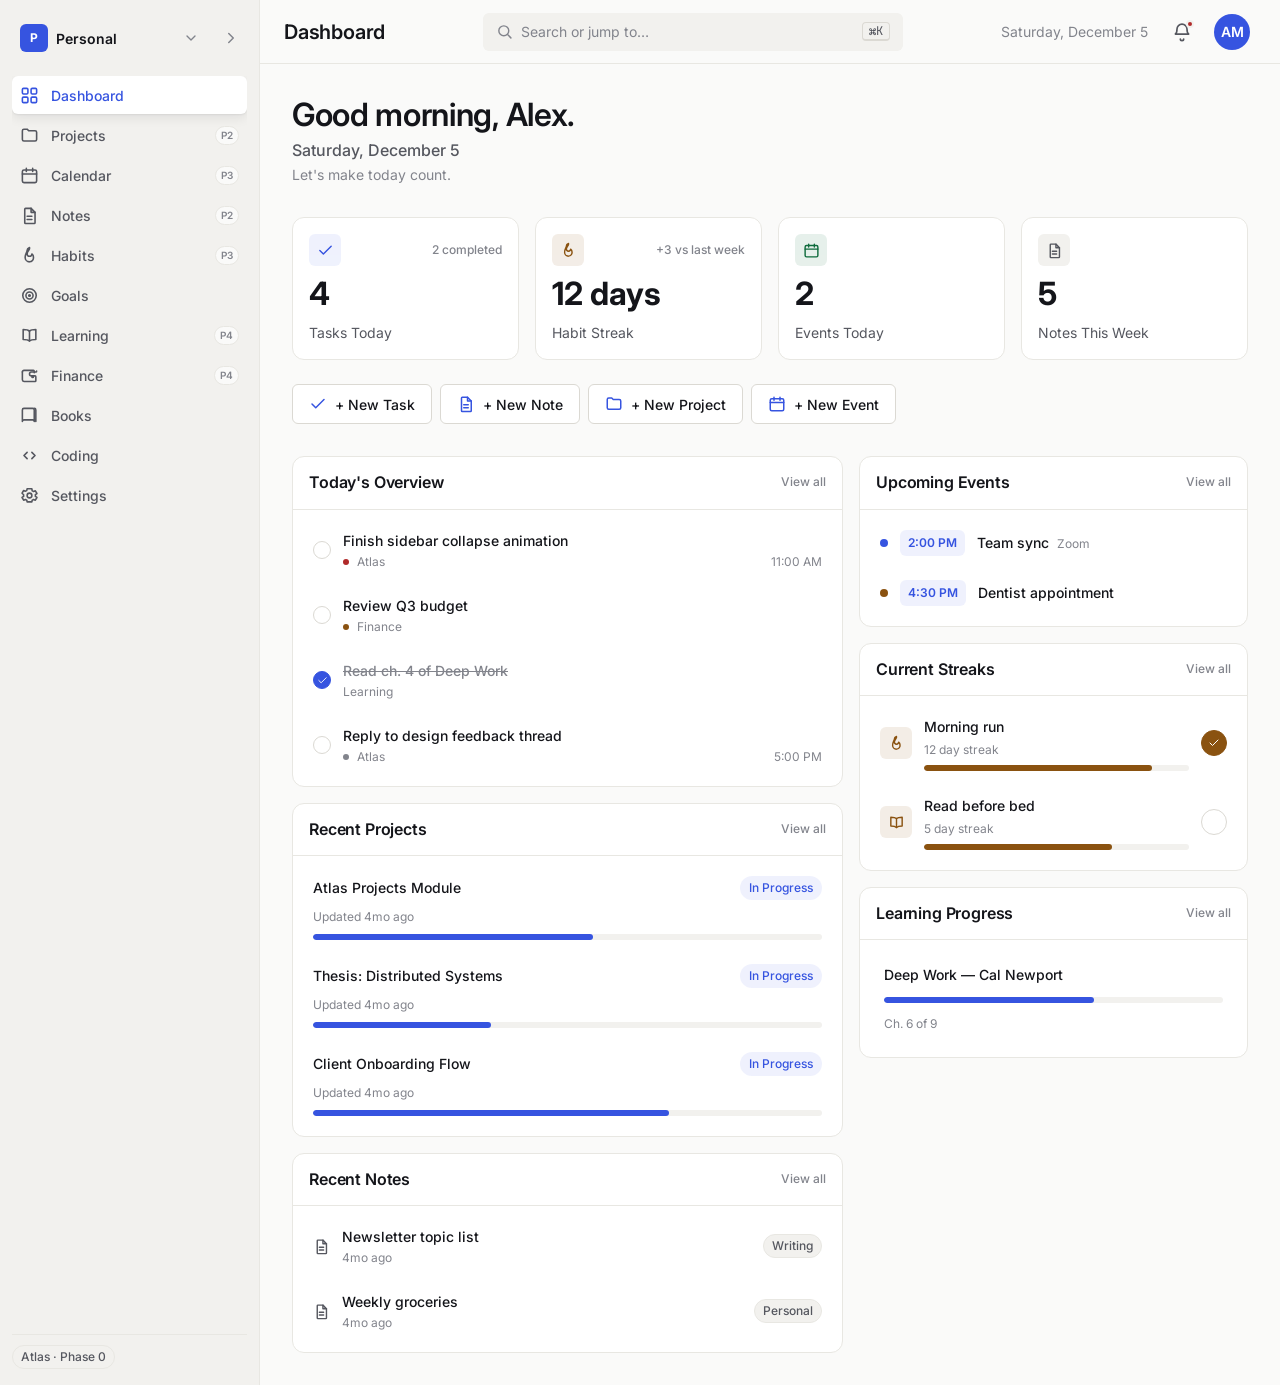
<file: app/index.html>
<!doctype html>
<html lang="en">
<head>
  <meta charset="UTF-8" />
  <meta name="viewport" content="width=device-width, initial-scale=1.0" />
  <title>Atlas</title>
  <meta name="description" content="Atlas — your personal operating system. Tasks, notes, calendar, habits, learning, and finance in one calm, fast, keyboard-first system." />
  <link rel="icon" type="image/svg+xml" href="../assets/favicon.svg" />

  <!-- Set theme before first paint to avoid a flash of the wrong color scheme -->
  <script>
    (function () {
      try {
        var raw = localStorage.getItem('atlas:state');
        var saved = raw ? JSON.parse(raw) : {};
        var theme = saved.theme || 'system';
        var isDark = theme === 'dark' || (theme === 'system' && window.matchMedia('(prefers-color-scheme: dark)').matches);
        document.documentElement.setAttribute('data-theme', isDark ? 'dark' : 'light');
      } catch (e) {}
    })();
  </script>

  <link rel="preconnect" href="https://fonts.googleapis.com" />
  <link rel="preconnect" href="https://fonts.gstatic.com" crossorigin />
  <link href="https://fonts.googleapis.com/css2?family=Inter:wght@400;500;600;700&family=JetBrains+Mono:wght@400;500&display=swap" rel="stylesheet" />

  <link rel="stylesheet" href="../css/tokens.css" />
  <link rel="stylesheet" href="../css/base.css" />
  <link rel="stylesheet" href="../css/components.css" />
  <link rel="stylesheet" href="../css/app-shell.css" />
  <link rel="stylesheet" href="../css/dashboard.css" />
  <link rel="stylesheet" href="../css/projects.css" />
  <link rel="stylesheet" href="../css/notes.css" />
</head>
<body>
  <noscript>
    <div class="noscript-banner">Atlas needs JavaScript enabled to run — it's a fully client-side app, no server involved.</div>
  </noscript>

  <a href="#view-root" class="skip-link">Skip to main content</a>

  <div class="app-shell" id="app-shell">
    <!-- ============ SIDEBAR ============ -->
    <aside class="sidebar" id="sidebar" aria-label="Primary navigation">
      <div class="sidebar__header">
        <div class="workspace-switcher">
          <button type="button" class="workspace-switcher__trigger" id="workspace-trigger" aria-label="Switch workspace">
            <span class="workspace-switcher__badge" id="workspace-badge">P</span>
            <span class="workspace-switcher__name">Personal</span>
            <span class="workspace-switcher__chevron">
              <svg viewBox="0 0 24 24" width="16" height="16" fill="none" stroke="currentColor" stroke-width="2" stroke-linecap="round" stroke-linejoin="round" aria-hidden="true"><path d="m6 9 6 6 6-6"/></svg>
            </span>
          </button>
          <div class="menu" id="workspace-menu" hidden></div>
        </div>
        <button type="button" class="sidebar__collapse-toggle" id="sidebar-collapse-toggle" aria-label="Collapse sidebar">
          <svg viewBox="0 0 24 24" width="18" height="18" fill="none" stroke="currentColor" stroke-width="2" stroke-linecap="round" stroke-linejoin="round" aria-hidden="true"><path d="m9 6 6 6-6 6"/></svg>
        </button>
      </div>

      <nav class="sidebar__nav" id="sidebar-nav" aria-label="Sections"></nav>

      <div class="sidebar__footer">
        <span class="sidebar__footer-label badge">Atlas · Phase 0</span>
      </div>
    </aside>

    <div class="sidebar-backdrop" id="sidebar-backdrop"></div>

    <!-- ============ MAIN ============ -->
    <div class="app-shell__main">
      <header class="topbar">
        <div class="topbar__left">
          <button type="button" class="icon-btn topbar__mobile-toggle" id="mobile-menu-toggle" aria-label="Open menu" aria-expanded="false" aria-controls="sidebar">
            <svg viewBox="0 0 24 24" width="20" height="20" fill="none" stroke="currentColor" stroke-width="2" stroke-linecap="round" stroke-linejoin="round" aria-hidden="true"><path d="M3 6h18M3 12h18M3 18h18"/></svg>
          </button>
          <h1 class="topbar__title" id="page-title">Dashboard</h1>
        </div>

        <div class="topbar__center">
          <button type="button" class="topbar__search" id="search-trigger">
            <svg viewBox="0 0 24 24" width="17" height="17" fill="none" stroke="currentColor" stroke-width="2" stroke-linecap="round" stroke-linejoin="round" aria-hidden="true"><circle cx="11" cy="11" r="7"/><path d="m21 21-4.3-4.3"/></svg>
            <span>Search or jump to…</span>
            <kbd>⌘K</kbd>
          </button>
        </div>

        <div class="topbar__right">
          <time class="topbar__date" id="current-date"></time>

          <div class="topbar__icon-wrap">
            <button type="button" class="icon-btn" id="notifications-trigger" aria-label="Notifications">
              <svg viewBox="0 0 24 24" width="19" height="19" fill="none" stroke="currentColor" stroke-width="2" stroke-linecap="round" stroke-linejoin="round" aria-hidden="true"><path d="M6 8.5a6 6 0 0 1 12 0c0 5 2 6 2 6H4s2-1 2-6Z"/><path d="M10 20.5a2 2 0 0 0 4 0"/></svg>
              <span class="icon-btn__dot" hidden></span>
            </button>
            <div class="menu menu--right" id="notifications-panel" hidden></div>
          </div>

          <div class="topbar__icon-wrap">
            <button type="button" class="profile-trigger" id="profile-trigger" aria-label="Account menu"></button>
            <div class="menu menu--right" id="profile-menu" hidden></div>
          </div>
        </div>
      </header>

      <main class="view-root" id="view-root" tabindex="-1"></main>
    </div>
  </div>

  <!-- ============ COMMAND PALETTE ============ -->
  <div class="overlay" id="cp-overlay" hidden>
    <div class="command-palette" role="dialog" aria-modal="true" aria-label="Command palette">
      <div class="command-palette__input-wrap">
        <svg viewBox="0 0 24 24" width="20" height="20" fill="none" stroke="currentColor" stroke-width="2" stroke-linecap="round" stroke-linejoin="round" aria-hidden="true"><circle cx="11" cy="11" r="7"/><path d="m21 21-4.3-4.3"/></svg>
        <input
          id="cp-input"
          type="text"
          role="combobox"
          aria-expanded="true"
          aria-controls="cp-list"
          aria-autocomplete="list"
          placeholder="Type a command or search…"
          autocomplete="off"
          spellcheck="false"
        />
      </div>
      <ul class="command-palette__list" id="cp-list" role="listbox" aria-label="Commands"></ul>
      <div class="command-palette__footer">
        <span><kbd>↑</kbd><kbd>↓</kbd> navigate</span>
        <span><kbd>↵</kbd> select</span>
        <span><kbd>esc</kbd> close</span>
      </div>
    </div>
  </div>

  <script type="module" src="../js/main.js"></script>
</body>
</html>
</file>
<file: css/tokens.css>
/*
  Atlas — Design Tokens
  Single source of truth for the visual language. Nothing outside this file
  should ever hardcode a color, spacing, radius, or duration value (Foundation §7, §11).
*/

:root {
  /* ---- Type ---- */
  --font-sans: 'Inter', -apple-system, BlinkMacSystemFont, 'Segoe UI', sans-serif;
  --font-mono: 'JetBrains Mono', ui-monospace, 'SF Mono', Menlo, monospace;

  --text-xs: 12px;
  --text-sm: 14px;
  --text-base: 16px;
  --text-md: 18px;
  --text-lg: 20px;
  --text-xl: 24px;
  --text-2xl: 32px;
  --text-3xl: 40px;

  --leading-body: 1.5;
  --leading-heading: 1.2;

  --weight-regular: 400;
  --weight-medium: 500;
  --weight-semibold: 600;
  --weight-bold: 700;

  /* ---- Spacing (4px base unit) ---- */
  --space-4: 4px;
  --space-8: 8px;
  --space-12: 12px;
  --space-16: 16px;
  --space-24: 24px;
  --space-32: 32px;
  --space-48: 48px;
  --space-64: 64px;
  --space-96: 96px;

  /* ---- Radius ---- */
  --radius-sm: 6px;   /* inputs, buttons */
  --radius-md: 12px;  /* cards */
  --radius-lg: 20px;  /* modals, panels */
  --radius-full: 999px;

  /* ---- Motion ---- */
  --duration-micro: 120ms;
  --duration-standard: 200ms;
  --duration-panel: 320ms;
  --ease-atlas: cubic-bezier(0.16, 1, 0.3, 1);

  /* ---- Elevation ---- */
  --shadow-float: 0 4px 12px rgba(15, 15, 20, 0.08), 0 1px 2px rgba(15, 15, 20, 0.06);
  --shadow-modal: 0 16px 48px rgba(10, 10, 14, 0.18), 0 2px 6px rgba(10, 10, 14, 0.08);

  /* ---- Layout constants ---- */
  --sidebar-w-expanded: 260px;
  --sidebar-w-collapsed: 72px;
  --topbar-h: 64px;

  /* ---- Z-index scale ---- */
  --z-sidebar: 20;
  --z-backdrop: 30;
  --z-dropdown: 40;
  --z-modal: 50;

  /* ================= LIGHT THEME (default) ================= */
  --color-bg: #FAFAF9;
  --color-bg-inset: #F2F1EE;
  --color-surface: #FFFFFF;
  --color-surface-hover: #F5F4F1;
  --color-border-subtle: #E8E7E2;
  --color-border: #DBD9D3;

  --color-text: #14151A;
  --color-text-secondary: #55575F;
  --color-text-tertiary: #82848C;
  --color-text-on-accent: #FFFFFF;

  --color-accent-solid: #3654E0;
  --color-accent-solid-hover: #2A41B3;
  --color-accent-text: #3654E0;
  --color-accent-wash: rgba(54, 84, 224, 0.08);

  --color-success: #0F6B3D;
  --color-success-wash: rgba(15, 107, 61, 0.1);
  --color-warning: #8A5210;
  --color-warning-wash: rgba(138, 82, 16, 0.1);
  --color-danger: #B02A2A;
  --color-danger-wash: rgba(176, 42, 42, 0.1);

  /* Two additions for the Projects module's 7-status system (Planning, Archived) —
     everything else reuses accent/success/warning/danger, which already fit. */
  --color-planning: #6D4FC4;
  --color-planning-wash: rgba(109, 79, 196, 0.1);
  --color-archived: #8A7B6C;
  --color-archived-wash: rgba(138, 123, 108, 0.12);

  /* Shared "identity" colors — a project's or note's own color tag, independent of status/category */
  --identity-blue: #3B82F6;
  --identity-violet: #8B5CF6;
  --identity-teal: #14B8A6;
  --identity-amber: #F59E0B;
  --identity-rose: #F43F5E;
  --identity-emerald: #10B981;
  --identity-slate: #64748B;

  color-scheme: light;
}

[data-theme='dark'] {
  --color-bg: #0B0C0F;
  --color-bg-inset: #111319;
  --color-surface: #16181F;
  --color-surface-hover: #1D1F27;
  --color-border-subtle: rgba(255, 255, 255, 0.06);
  --color-border: rgba(255, 255, 255, 0.12);

  --color-text: #F5F5F3;
  --color-text-secondary: #ABADB4;
  --color-text-tertiary: #75777E;
  --color-text-on-accent: #FFFFFF;

  --color-accent-solid: #3654E0;
  --color-accent-solid-hover: #4E6BEE;
  --color-accent-text: #7C97FF;
  --color-accent-wash: rgba(124, 151, 255, 0.12);

  --color-success: #4ADE80;
  --color-success-wash: rgba(74, 222, 128, 0.12);
  --color-warning: #FBBF24;
  --color-warning-wash: rgba(251, 191, 36, 0.12);
  --color-danger: #F87171;
  --color-danger-wash: rgba(248, 113, 113, 0.12);

  --color-planning: #A78BFA;
  --color-planning-wash: rgba(167, 139, 250, 0.14);
  --color-archived: #B8AA9A;
  --color-archived-wash: rgba(184, 170, 154, 0.14);

  --shadow-float: 0 4px 16px rgba(0, 0, 0, 0.35), 0 1px 2px rgba(0, 0, 0, 0.3);
  --shadow-modal: 0 20px 60px rgba(0, 0, 0, 0.5), 0 2px 6px rgba(0, 0, 0, 0.3);

  color-scheme: dark;
}
</file>
<file: css/base.css>
/* Atlas — Base reset & global element styles */

*, *::before, *::after {
  box-sizing: border-box;
}

* {
  margin: 0;
}

html {
  -webkit-text-size-adjust: 100%;
  text-size-adjust: 100%;
  scroll-behavior: smooth;
}

body {
  font-family: var(--font-sans);
  font-size: var(--text-base);
  line-height: var(--leading-body);
  color: var(--color-text);
  background: var(--color-bg);
  min-height: 100vh;
  -webkit-font-smoothing: antialiased;
  transition: background-color var(--duration-standard) var(--ease-atlas),
              color var(--duration-standard) var(--ease-atlas);
}

h1, h2, h3, h4, h5, h6 {
  line-height: var(--leading-heading);
  font-weight: var(--weight-semibold);
  letter-spacing: -0.01em;
}

img, picture, svg, video, canvas {
  display: block;
  max-width: 100%;
}

button, input, select, textarea {
  font: inherit;
  color: inherit;
}

button {
  background: none;
  border: none;
  cursor: pointer;
  text-align: inherit;
}

a {
  color: inherit;
  text-decoration: none;
}

ul, ol {
  list-style: none;
  padding: 0;
}

/* ---- Focus ---- */
:focus {
  outline: none;
}

:focus-visible {
  outline: 2px solid var(--color-accent-solid);
  outline-offset: 2px;
  border-radius: var(--radius-sm);
}

/* ---- Selection ---- */
::selection {
  background: var(--color-accent-solid);
  color: var(--color-text-on-accent);
}

/* ---- Skip link ---- */
.skip-link {
  position: absolute;
  top: -48px;
  left: var(--space-16);
  z-index: 100;
  background: var(--color-accent-solid);
  color: var(--color-text-on-accent);
  padding: var(--space-8) var(--space-16);
  border-radius: var(--radius-sm);
  font-weight: var(--weight-medium);
  font-size: var(--text-sm);
  transition: top var(--duration-standard) var(--ease-atlas);
}

.skip-link:focus {
  top: var(--space-16);
}

/* ---- Scrollbars (Webkit) — quiet, not decorative ---- */
::-webkit-scrollbar {
  width: 10px;
  height: 10px;
}
::-webkit-scrollbar-track {
  background: transparent;
}
::-webkit-scrollbar-thumb {
  background: var(--color-border);
  border-radius: var(--radius-full);
  border: 2px solid var(--color-bg);
  background-clip: padding-box;
}

/* ---- Reduced motion — global override, respected everywhere ---- */
@media (prefers-reduced-motion: reduce) {
  *, *::before, *::after {
    animation-duration: 0.01ms !important;
    animation-iteration-count: 1 !important;
    transition-duration: 0.01ms !important;
    scroll-behavior: auto !important;
  }
}

/* ---- noscript fallback ---- */
.noscript-banner {
  position: fixed;
  inset: 0;
  z-index: 999;
  display: flex;
  align-items: center;
  justify-content: center;
  background: var(--color-bg);
  color: var(--color-text);
  font-size: var(--text-lg);
  text-align: center;
  padding: var(--space-24);
}
</file>
<file: css/components.css>
/* Atlas — Shared component styles */

/* ---- Buttons ---- */
.btn {
  display: inline-flex;
  align-items: center;
  justify-content: center;
  gap: var(--space-8);
  height: 40px;
  padding: 0 var(--space-16);
  border-radius: var(--radius-sm);
  font-size: var(--text-sm);
  font-weight: var(--weight-semibold);
  white-space: nowrap;
  transition: background-color var(--duration-micro) var(--ease-atlas),
              transform var(--duration-micro) var(--ease-atlas),
              border-color var(--duration-micro) var(--ease-atlas);
}

.btn:active {
  transform: scale(0.97);
}

.btn--primary {
  background: var(--color-accent-solid);
  color: var(--color-text-on-accent);
}
.btn--primary:hover {
  background: var(--color-accent-solid-hover);
}

.btn--secondary {
  background: var(--color-surface);
  color: var(--color-text);
  border: 1px solid var(--color-border);
}
.btn--secondary:hover {
  background: var(--color-surface-hover);
}

.icon-btn {
  display: inline-flex;
  align-items: center;
  justify-content: center;
  width: 36px;
  height: 36px;
  border-radius: var(--radius-sm);
  color: var(--color-text-secondary);
  position: relative;
  transition: background-color var(--duration-micro) var(--ease-atlas), color var(--duration-micro) var(--ease-atlas);
}
.icon-btn:hover {
  background: var(--color-surface-hover);
  color: var(--color-text);
}
.icon-btn svg { width: 20px; height: 20px; }

/* ---- Badge dot for unread/notification count ---- */
.icon-btn__dot {
  position: absolute;
  top: 6px;
  right: 6px;
  width: 8px;
  height: 8px;
  border-radius: var(--radius-full);
  background: var(--color-danger);
  border: 2px solid var(--color-bg-inset);
}

/* ---- Badge / tag ---- */
.badge {
  display: inline-flex;
  align-items: center;
  gap: var(--space-4);
  padding: 2px var(--space-8);
  font-size: var(--text-xs);
  font-weight: var(--weight-medium);
  border-radius: var(--radius-full);
  background: var(--color-bg-inset);
  color: var(--color-text-secondary);
  border: 1px solid var(--color-border-subtle);
}

.badge--accent {
  background: var(--color-accent-wash);
  color: var(--color-accent-text);
  border-color: transparent;
}

.badge--success {
  background: var(--color-success-wash);
  color: var(--color-success);
  border-color: transparent;
}

.badge--warning {
  background: var(--color-warning-wash);
  color: var(--color-warning);
  border-color: transparent;
}

.badge--danger {
  background: var(--color-danger-wash);
  color: var(--color-danger);
  border-color: transparent;
}

.badge--neutral {
  background: var(--color-bg-inset);
  color: var(--color-text-secondary);
  border-color: var(--color-border-subtle);
}

.badge--planning {
  background: var(--color-planning-wash);
  color: var(--color-planning);
  border-color: transparent;
}

.badge--archived {
  background: var(--color-archived-wash);
  color: var(--color-archived);
  border-color: transparent;
}

/* ---- Avatar ---- */
.avatar {
  display: inline-flex;
  align-items: center;
  justify-content: center;
  border-radius: var(--radius-full);
  background: var(--color-accent-solid);
  color: var(--color-text-on-accent);
  font-weight: var(--weight-semibold);
  flex-shrink: 0;
  user-select: none;
}
.avatar--sm { width: 28px; height: 28px; font-size: var(--text-xs); }
.avatar--md { width: 36px; height: 36px; font-size: var(--text-sm); }

/* ---- Card ---- */
.card {
  background: var(--color-surface);
  border: 1px solid var(--color-border-subtle);
  border-radius: var(--radius-md);
  padding: var(--space-24);
}

/* ---- kbd (shortcut hint) ---- */
kbd {
  font-family: var(--font-mono);
  font-size: var(--text-xs);
  background: var(--color-bg-inset);
  border: 1px solid var(--color-border);
  border-bottom-width: 2px;
  border-radius: 4px;
  padding: 2px 6px;
  color: var(--color-text-secondary);
  line-height: 1;
}

/* ---- Menu / dropdown (shared by workspace switcher, notifications, profile) ---- */
.menu {
  position: absolute;
  min-width: 220px;
  background: var(--color-surface);
  border: 1px solid var(--color-border-subtle);
  border-radius: var(--radius-md);
  box-shadow: var(--shadow-float);
  padding: var(--space-8);
  z-index: var(--z-dropdown);
  transform-origin: top left;
  animation: menu-in var(--duration-standard) var(--ease-atlas);
}

@keyframes menu-in {
  from { opacity: 0; transform: translateY(-4px) scale(0.98); }
  to { opacity: 1; transform: translateY(0) scale(1); }
}

.menu[hidden] { display: none; }

.menu__item {
  display: flex;
  align-items: center;
  gap: var(--space-12);
  width: 100%;
  padding: var(--space-8) var(--space-12);
  border-radius: var(--radius-sm);
  font-size: var(--text-sm);
  color: var(--color-text);
  transition: background-color var(--duration-micro) var(--ease-atlas);
}
.menu__item:hover, .menu__item:focus-visible {
  background: var(--color-surface-hover);
}
.menu__item svg { width: 18px; height: 18px; color: var(--color-text-secondary); flex-shrink: 0; }
.menu__item[aria-selected='true'] {
  background: var(--color-accent-wash);
  color: var(--color-accent-text);
}

.menu__label {
  padding: var(--space-8) var(--space-12) var(--space-4);
  font-size: var(--text-xs);
  font-weight: var(--weight-semibold);
  color: var(--color-text-tertiary);
  text-transform: uppercase;
  letter-spacing: 0.04em;
}

.menu__divider {
  height: 1px;
  background: var(--color-border-subtle);
  margin: var(--space-8) 0;
}

.menu__meta {
  padding: 0 var(--space-12) var(--space-8);
  font-size: var(--text-xs);
  color: var(--color-text-tertiary);
}

/* ---- Notification item ---- */
.notification-item {
  display: flex;
  align-items: flex-start;
  gap: var(--space-12);
  padding: var(--space-8) var(--space-12);
  border-radius: var(--radius-sm);
  cursor: pointer;
  transition: background-color var(--duration-micro) var(--ease-atlas);
}
.notification-item:hover { background: var(--color-surface-hover); }
.notification-item__dot {
  width: 6px;
  height: 6px;
  margin-top: 6px;
  flex-shrink: 0;
  border-radius: var(--radius-full);
  background: var(--color-accent-solid);
}
.notification-item__dot.is-read { background: transparent; }
.notification-item__body { flex: 1; min-width: 0; }
.notification-item__text { font-size: var(--text-sm); display: block; }
.notification-item__time { font-size: var(--text-xs); color: var(--color-text-tertiary); display: block; margin-top: 2px; }

/* ---- Overlay base (command palette uses this) ---- */
.overlay {
  position: fixed;
  inset: 0;
  z-index: var(--z-modal);
  display: flex;
  align-items: flex-start;
  justify-content: center;
  padding-top: 12vh;
  background: rgba(10, 10, 14, 0.5);
  backdrop-filter: blur(4px);
  animation: overlay-in var(--duration-standard) var(--ease-atlas);
}
.overlay[hidden] { display: none; }

@keyframes overlay-in {
  from { opacity: 0; }
  to { opacity: 1; }
}

/* ---- Empty state ---- */
.empty-state {
  display: flex;
  flex-direction: column;
  align-items: center;
  justify-content: center;
  text-align: center;
  max-width: 380px;
  margin: var(--space-96) auto;
  gap: var(--space-16);
}
.empty-state__icon {
  width: 56px;
  height: 56px;
  border-radius: var(--radius-md);
  background: var(--color-accent-wash);
  color: var(--color-accent-text);
  display: flex;
  align-items: center;
  justify-content: center;
}
.empty-state__icon svg { width: 26px; height: 26px; }
.empty-state h2 {
  font-size: var(--text-lg);
}
.empty-state p {
  color: var(--color-text-secondary);
  font-size: var(--text-sm);
}

.empty-state--sm {
  margin: var(--space-32) auto;
  max-width: 280px;
  gap: var(--space-8);
}
.empty-state--sm .empty-state__icon { width: 40px; height: 40px; }
.empty-state--sm h2 { font-size: var(--text-sm); font-weight: var(--weight-semibold); }
.empty-state--sm p { font-size: var(--text-xs); }

/* ---- Skeleton loading blocks (shared by Projects and Notes) ---- */
.skeleton-block { background: var(--color-bg-inset); border-radius: var(--radius-sm); position: relative; overflow: hidden; }
.skeleton-block--title { height: 20px; width: 70%; }
.skeleton-block--text { height: 13px; width: 100%; }
.skeleton-block--footer { height: 24px; width: 40%; margin-top: var(--space-8); }
.skeleton-block::after {
  content: '';
  position: absolute;
  inset: 0;
  background: linear-gradient(90deg, transparent, var(--color-surface-hover), transparent);
  animation: skeleton-shimmer 1.6s infinite;
}
@keyframes skeleton-shimmer {
  from { transform: translateX(-100%); }
  to { transform: translateX(100%); }
}
@media (prefers-reduced-motion: reduce) {
  .skeleton-block::after { animation: none; }
}

/* ---- Progress bar ---- */
.progress {
  height: 6px;
  border-radius: var(--radius-full);
  background: var(--color-bg-inset);
  overflow: hidden;
}
.progress__fill {
  height: 100%;
  background: var(--color-accent-solid);
  border-radius: var(--radius-full);
  transition: width var(--duration-panel) var(--ease-atlas);
}

/* ---- Toggle switch (theme, settings) ---- */
.switch-group {
  display: inline-flex;
  padding: 4px;
  background: var(--color-bg-inset);
  border-radius: var(--radius-sm);
  gap: 2px;
}
.switch-group__option {
  display: inline-flex;
  align-items: center;
  gap: var(--space-8);
  padding: var(--space-8) var(--space-12);
  border-radius: 4px;
  font-size: var(--text-sm);
  font-weight: var(--weight-medium);
  color: var(--color-text-secondary);
  transition: background-color var(--duration-micro) var(--ease-atlas), color var(--duration-micro) var(--ease-atlas);
}
.switch-group__option svg { width: 16px; height: 16px; }
.switch-group__option[aria-pressed='true'] {
  background: var(--color-surface);
  color: var(--color-text);
  box-shadow: var(--shadow-float);
}

/* ---- Form input (Settings) ---- */
.field { display: flex; flex-direction: column; gap: var(--space-8); margin-bottom: var(--space-16); }
.field label { font-size: var(--text-sm); font-weight: var(--weight-medium); color: var(--color-text-secondary); }
.field input {
  height: 40px;
  padding: 0 var(--space-12);
  border-radius: var(--radius-sm);
  border: 1px solid var(--color-border);
  background: var(--color-bg-inset);
  color: var(--color-text);
}
.field input:focus-visible { border-color: var(--color-accent-solid); }

.divider { height: 1px; background: var(--color-border-subtle); margin: var(--space-24) 0; }

/* ---- Tag chip (shared by Projects and Notes) ---- */
.tag-chip {
  font-size: var(--text-xs);
  font-weight: var(--weight-medium);
  color: var(--color-text-secondary);
  background: var(--color-bg-inset);
  border: 1px solid var(--color-border-subtle);
  padding: 2px var(--space-8);
  border-radius: var(--radius-full);
  transition: background-color var(--duration-micro) var(--ease-atlas), border-color var(--duration-micro) var(--ease-atlas), color var(--duration-micro) var(--ease-atlas);
}
.tag-chip:hover, .tag-chip.is-active { background: var(--color-accent-wash); color: var(--color-accent-text); border-color: transparent; }

/* ---- Action menu (shared by Projects and Notes) ---- */
.action-menu { position: relative; margin-left: auto; flex-shrink: 0; }
.action-menu__trigger { flex-shrink: 0; }
.action-menu__panel { right: 0; left: auto; min-width: 200px; }

/* ---- Settings page ---- */
.settings-page { max-width: 640px; margin: 0 auto; display: flex; flex-direction: column; gap: var(--space-16); }
.card h3 { font-size: var(--text-base); }
.settings-row {
  display: flex;
  align-items: center;
  gap: var(--space-12);
  padding: var(--space-8) 0;
  font-size: var(--text-sm);
}
.settings-row:not(:last-child) { border-bottom: 1px solid var(--color-border-subtle); }
.settings-row__body { flex: 1; }
.settings-row kbd + kbd { margin-left: -6px; }

/* ---- Toolbar primitives (shared by Projects and Notes) ---- */
.toolbar-spacer { flex: 1; min-width: var(--space-8); }
.toolbar-popover { position: relative; }

.toolbar-search {
  display: flex;
  align-items: center;
  gap: var(--space-8);
  height: 40px;
  padding: 0 var(--space-12);
  border-radius: var(--radius-sm);
  background: var(--color-bg-inset);
  border: 1px solid transparent;
  color: var(--color-text-tertiary);
  min-width: 220px;
}
.toolbar-search:focus-within { border-color: var(--color-accent-solid); }
.toolbar-search input { flex: 1; background: none; border: none; color: var(--color-text); font-size: var(--text-sm); }
.toolbar-search input::placeholder { color: var(--color-text-tertiary); }

.view-switcher { display: flex; padding: 3px; background: var(--color-bg-inset); border-radius: var(--radius-sm); gap: 2px; }
.view-switcher__option {
  display: flex; align-items: center; gap: var(--space-4);
  height: 32px; padding: 0 var(--space-12);
  border-radius: 4px;
  font-size: var(--text-xs);
  font-weight: var(--weight-medium);
  color: var(--color-text-secondary);
}
.view-switcher__option.is-active { background: var(--color-surface); color: var(--color-text); box-shadow: var(--shadow-float); }
.view-switcher__option:disabled { opacity: 0.45; cursor: not-allowed; }

.filter-checkbox { cursor: pointer; }
.filter-checkbox input { accent-color: var(--color-accent-solid); }
.menu__item-spacer { width: 16px; height: 16px; display: inline-block; flex-shrink: 0; }

@media (max-width: 640px) {
  .toolbar-search { min-width: 0; flex: 1; order: 1; }
  .view-switcher__option span { display: none; }
}
</file>
<file: css/app-shell.css>
/* Atlas — App shell layout (sidebar + topbar + view area) */

.app-shell {
  display: grid;
  grid-template-columns: var(--sidebar-w-expanded) 1fr;
  min-height: 100vh;
  transition: grid-template-columns var(--duration-panel) var(--ease-atlas);
}

.app-shell[data-sidebar='collapsed'] {
  grid-template-columns: var(--sidebar-w-collapsed) 1fr;
}

/* ================= SIDEBAR ================= */
.sidebar {
  grid-column: 1;
  background: var(--color-bg-inset);
  border-right: 1px solid var(--color-border-subtle);
  display: flex;
  flex-direction: column;
  padding: var(--space-16) var(--space-12);
  gap: var(--space-16);
  overflow: hidden;
}

.sidebar__header {
  display: flex;
  align-items: center;
  gap: var(--space-8);
}

.workspace-switcher { position: relative; flex: 1; min-width: 0; }

.workspace-switcher__trigger {
  display: flex;
  align-items: center;
  gap: var(--space-8);
  width: 100%;
  padding: var(--space-8);
  border-radius: var(--radius-sm);
  transition: background-color var(--duration-micro) var(--ease-atlas);
}
.workspace-switcher__trigger:hover { background: var(--color-surface-hover); }

.workspace-switcher__badge {
  width: 28px;
  height: 28px;
  border-radius: var(--radius-sm);
  background: var(--color-accent-solid);
  color: var(--color-text-on-accent);
  display: flex;
  align-items: center;
  justify-content: center;
  font-size: var(--text-xs);
  font-weight: var(--weight-bold);
  flex-shrink: 0;
}

.workspace-switcher__name {
  font-size: var(--text-sm);
  font-weight: var(--weight-semibold);
  overflow: hidden;
  text-overflow: ellipsis;
  white-space: nowrap;
  flex: 1;
  text-align: left;
}

.workspace-switcher__chevron {
  color: var(--color-text-tertiary);
  flex-shrink: 0;
  transition: transform var(--duration-micro) var(--ease-atlas);
}
.workspace-switcher__chevron svg { width: 16px; height: 16px; }

.sidebar__collapse-toggle {
  width: 32px;
  height: 32px;
  flex-shrink: 0;
  display: flex;
  align-items: center;
  justify-content: center;
  border-radius: var(--radius-sm);
  color: var(--color-text-tertiary);
}
.sidebar__collapse-toggle:hover { background: var(--color-surface-hover); color: var(--color-text); }
.sidebar__collapse-toggle svg { width: 18px; height: 18px; }

.sidebar__nav {
  display: flex;
  flex-direction: column;
  gap: 2px;
  overflow-y: auto;
  flex: 1;
}

.nav-link {
  display: flex;
  align-items: center;
  gap: var(--space-12);
  height: 38px;
  padding: 0 var(--space-8);
  border-radius: var(--radius-sm);
  font-size: var(--text-sm);
  font-weight: var(--weight-medium);
  color: var(--color-text-secondary);
  transition: background-color var(--duration-micro) var(--ease-atlas), color var(--duration-micro) var(--ease-atlas);
  white-space: nowrap;
  position: relative;
}
.nav-link:hover { background: var(--color-surface-hover); color: var(--color-text); }
.nav-link svg { width: 19px; height: 19px; flex-shrink: 0; }
.nav-link span.nav-link__label {
  overflow: hidden;
  text-overflow: ellipsis;
  flex: 1;
}

.nav-link[aria-current='page'] {
  background: var(--color-surface);
  color: var(--color-accent-text);
  box-shadow: var(--shadow-float);
}
.nav-link[aria-current='page']::before {
  content: '';
  position: absolute;
  left: -12px;
  top: 8px;
  bottom: 8px;
  width: 3px;
  border-radius: var(--radius-full);
  background: var(--color-accent-solid);
}

.nav-link__phase {
  font-size: 10px;
  font-weight: var(--weight-semibold);
  color: var(--color-text-tertiary);
  background: var(--color-bg);
  border: 1px solid var(--color-border-subtle);
  padding: 1px 5px;
  border-radius: var(--radius-full);
  flex-shrink: 0;
}

.sidebar__footer {
  padding-top: var(--space-8);
  border-top: 1px solid var(--color-border-subtle);
}

/* Collapsed (desktop rail) state — icons only, tooltip via title attr */
.app-shell[data-sidebar='collapsed'] .workspace-switcher__name,
.app-shell[data-sidebar='collapsed'] .workspace-switcher__chevron,
.app-shell[data-sidebar='collapsed'] .nav-link__label,
.app-shell[data-sidebar='collapsed'] .nav-link__phase,
.app-shell[data-sidebar='collapsed'] .sidebar__footer-label {
  display: none;
}
.app-shell[data-sidebar='collapsed'] .sidebar__header { justify-content: center; }
.app-shell[data-sidebar='collapsed'] .workspace-switcher { flex: none; }
.app-shell[data-sidebar='collapsed'] .nav-link { justify-content: center; }
.app-shell[data-sidebar='collapsed'] .sidebar__collapse-toggle svg { transform: rotate(180deg); }

.sidebar-backdrop {
  display: none;
  position: fixed;
  inset: 0;
  background: rgba(10, 10, 14, 0.4);
  z-index: var(--z-backdrop);
}

/* ================= TOPBAR ================= */
.app-shell__main {
  grid-column: 2;
  display: flex;
  flex-direction: column;
  min-width: 0;
}

.topbar {
  height: var(--topbar-h);
  flex-shrink: 0;
  display: flex;
  align-items: center;
  gap: var(--space-16);
  padding: 0 var(--space-24);
  border-bottom: 1px solid var(--color-border-subtle);
  background: var(--color-bg);
}

.topbar__left { display: flex; align-items: center; gap: var(--space-12); min-width: 0; }
.topbar__title {
  font-size: var(--text-lg);
  font-weight: var(--weight-semibold);
  overflow: hidden;
  text-overflow: ellipsis;
  white-space: nowrap;
}

.topbar__mobile-toggle { display: none; }

.topbar__center { flex: 1; display: flex; justify-content: center; }

.topbar__search {
  display: flex;
  align-items: center;
  gap: var(--space-8);
  width: 100%;
  max-width: 420px;
  height: 38px;
  padding: 0 var(--space-12);
  border-radius: var(--radius-sm);
  background: var(--color-bg-inset);
  border: 1px solid transparent;
  color: var(--color-text-tertiary);
  font-size: var(--text-sm);
  transition: border-color var(--duration-micro) var(--ease-atlas), background-color var(--duration-micro) var(--ease-atlas);
}
.topbar__search:hover { background: var(--color-surface-hover); }
.topbar__search:focus-visible { border-color: var(--color-accent-solid); }
.topbar__search svg { width: 17px; height: 17px; flex-shrink: 0; }
.topbar__search span { flex: 1; text-align: left; }

.topbar__right { display: flex; align-items: center; gap: var(--space-8); flex-shrink: 0; }

.topbar__icon-wrap { position: relative; }
.menu--right { right: 0; left: auto; }

.topbar__date {
  font-size: var(--text-sm);
  color: var(--color-text-tertiary);
  padding-right: var(--space-8);
  white-space: nowrap;
}

.profile-trigger {
  border-radius: var(--radius-full);
  transition: box-shadow var(--duration-micro) var(--ease-atlas);
}
.profile-trigger:hover { box-shadow: 0 0 0 2px var(--color-border); }

/* ================= COMMAND PALETTE ================= */
.command-palette {
  width: min(560px, 92vw);
  background: var(--color-surface);
  border-radius: var(--radius-lg);
  box-shadow: var(--shadow-modal);
  border: 1px solid var(--color-border-subtle);
  overflow: hidden;
  animation: palette-in var(--duration-panel) var(--ease-atlas);
}

@keyframes palette-in {
  from { opacity: 0; transform: translateY(-8px) scale(0.98); }
  to { opacity: 1; transform: translateY(0) scale(1); }
}

.command-palette__input-wrap {
  display: flex;
  align-items: center;
  gap: var(--space-12);
  padding: var(--space-16) var(--space-24);
  border-bottom: 1px solid var(--color-border-subtle);
}
.command-palette__input-wrap svg { width: 20px; height: 20px; color: var(--color-text-tertiary); flex-shrink: 0; }
.command-palette__input-wrap input {
  flex: 1;
  border: none;
  background: none;
  font-size: var(--text-md);
  color: var(--color-text);
}
.command-palette__input-wrap input::placeholder { color: var(--color-text-tertiary); }

.command-palette__list {
  max-height: 360px;
  overflow-y: auto;
  padding: var(--space-8);
}

.command-palette__empty {
  padding: var(--space-32);
  text-align: center;
  color: var(--color-text-tertiary);
  font-size: var(--text-sm);
}

.command-palette__footer {
  display: flex;
  gap: var(--space-16);
  padding: var(--space-12) var(--space-24);
  border-top: 1px solid var(--color-border-subtle);
  font-size: var(--text-xs);
  color: var(--color-text-tertiary);
}
.command-palette__footer span { display: flex; align-items: center; gap: var(--space-4); }

/* ================= VIEW AREA ================= */
.view-root {
  flex: 1;
  overflow-y: auto;
  padding: var(--space-32);
}
.view-root:focus-visible { outline: none; } /* programmatic focus target, not a user tab-stop ring */

/* ================= RESPONSIVE ================= */
@media (max-width: 1024px) {
  .app-shell,
  .app-shell[data-sidebar='collapsed'] {
    grid-template-columns: 1fr;
  }

  .sidebar {
    position: fixed;
    top: 0;
    bottom: 0;
    left: 0;
    width: var(--sidebar-w-expanded);
    transform: translateX(-100%);
    transition: transform var(--duration-panel) var(--ease-atlas);
    box-shadow: var(--shadow-modal);
  }
  .sidebar.is-open { transform: translateX(0); }

  .sidebar__collapse-toggle { display: none; }
  .app-shell[data-sidebar='collapsed'] .nav-link__label,
  .app-shell[data-sidebar='collapsed'] .workspace-switcher__name,
  .app-shell[data-sidebar='collapsed'] .workspace-switcher__chevron {
    display: flex;
  }

  .sidebar-backdrop.is-open { display: block; }

  .topbar__mobile-toggle { display: flex; }
  .topbar__date { display: none; }
  .view-root { padding: var(--space-16); }
}

@media (max-width: 640px) {
  .topbar { padding: 0 var(--space-16); gap: var(--space-8); }
  .topbar__search span { display: none; }
  .topbar__search { width: auto; padding: 0 var(--space-8); }
  .topbar__search kbd { display: none; }
}
</file>
<file: css/dashboard.css>
/* Atlas — Dashboard, built from the shared component set in components.css + components.js. */

.dashboard { max-width: 1160px; margin: 0 auto; }

/* ================= HERO ================= */
.dashboard__hero { margin-bottom: var(--space-32); }
.dashboard__hero h2 { font-size: var(--text-2xl); margin-bottom: var(--space-4); }
.dashboard__hero-date { color: var(--color-text-secondary); font-size: var(--text-base); font-weight: var(--weight-medium); }
.dashboard__hero-subtitle { color: var(--color-text-tertiary); font-size: var(--text-sm); margin-top: 2px; }

/* ================= STAT CARD ================= */
.dashboard__stats {
  display: grid;
  grid-template-columns: repeat(4, 1fr);
  gap: var(--space-16);
  margin-bottom: var(--space-24);
}

.stat-card {
  background: var(--color-surface);
  border: 1px solid var(--color-border-subtle);
  border-radius: var(--radius-md);
  padding: var(--space-16);
  display: flex;
  flex-direction: column;
  gap: var(--space-12);
}
.stat-card__top { display: flex; align-items: center; justify-content: space-between; }
.stat-card__icon {
  width: 32px; height: 32px;
  border-radius: var(--radius-sm);
  background: var(--color-bg-inset);
  color: var(--color-text-secondary);
  display: flex; align-items: center; justify-content: center;
  flex-shrink: 0;
}
.stat-card__trend { font-size: var(--text-xs); color: var(--color-text-tertiary); font-weight: var(--weight-medium); }
.stat-card__value { font-size: var(--text-2xl); font-weight: var(--weight-bold); line-height: 1; }
.stat-card__label { font-size: var(--text-sm); color: var(--color-text-secondary); }

.stat-card--accent .stat-card__icon { background: var(--color-accent-wash); color: var(--color-accent-text); }
.stat-card--warning .stat-card__icon { background: var(--color-warning-wash); color: var(--color-warning); }
.stat-card--success .stat-card__icon { background: var(--color-success-wash); color: var(--color-success); }
.stat-card--danger .stat-card__icon { background: var(--color-danger-wash); color: var(--color-danger); }

/* ================= QUICK ACTIONS ================= */
.quick-actions {
  display: flex;
  flex-wrap: wrap;
  gap: var(--space-8);
  margin-bottom: var(--space-32);
}
.quick-action {
  display: flex;
  align-items: center;
  gap: var(--space-8);
  height: 40px;
  padding: 0 var(--space-16);
  border-radius: var(--radius-sm);
  border: 1px solid var(--color-border);
  background: var(--color-surface);
  font-size: var(--text-sm);
  font-weight: var(--weight-medium);
  transition: background-color var(--duration-micro) var(--ease-atlas), transform var(--duration-micro) var(--ease-atlas), border-color var(--duration-micro) var(--ease-atlas);
}
.quick-action:hover { background: var(--color-surface-hover); border-color: var(--color-accent-solid); }
.quick-action:active { transform: scale(0.97); }
.quick-action__icon { color: var(--color-accent-text); display: flex; }
.quick-action__label { white-space: nowrap; }

@media (max-width: 640px) {
  .quick-actions { display: grid; grid-template-columns: 1fr 1fr; }
  .quick-action { justify-content: center; }
}

/* ================= MAIN GRID (12-col desktop / 2-col tablet / 1-col mobile) ================= */
.dashboard__grid {
  display: grid;
  grid-template-columns: repeat(12, 1fr);
  gap: var(--space-16);
  align-items: start;
}
.dashboard__col { display: flex; flex-direction: column; gap: var(--space-16); min-width: 0; }
.dashboard__col--left { grid-column: span 7; }
.dashboard__col--right { grid-column: span 5; }

@media (max-width: 1023px) and (min-width: 641px) {
  .dashboard__grid { grid-template-columns: 1fr 1fr; }
  .dashboard__col--left, .dashboard__col--right { grid-column: span 1; }
}

@media (max-width: 640px) {
  .dashboard__grid { display: flex; flex-direction: column; }
}

/* ================= SECTION CARD (the one wrapper every section uses) ================= */
.section-card {
  background: var(--color-surface);
  border: 1px solid var(--color-border-subtle);
  border-radius: var(--radius-md);
  overflow: hidden;
}
.section-card__header {
  display: flex;
  align-items: flex-start;
  justify-content: space-between;
  gap: var(--space-16);
  padding: var(--space-16);
  border-bottom: 1px solid var(--color-border-subtle);
}
.section-card__heading h3 { font-size: var(--text-base); font-weight: var(--weight-semibold); }
.section-card__desc { font-size: var(--text-xs); color: var(--color-text-tertiary); margin-top: 2px; }
.section-card__action { font-size: var(--text-xs); color: var(--color-text-tertiary); font-weight: var(--weight-medium); flex-shrink: 0; white-space: nowrap; }
.section-card__action:hover { color: var(--color-accent-text); }
.section-card__body { padding: var(--space-8); }

/* ================= LIST ITEMS — shared row skeleton ================= */
.task-item, .event-item, .note-item, .habit-item {
  display: flex;
  align-items: center;
  gap: var(--space-12);
  padding: var(--space-12);
  border-radius: var(--radius-sm);
  transition: background-color var(--duration-micro) var(--ease-atlas);
}
.task-item:hover, .event-item:hover, .note-item:hover, .habit-item:hover { background: var(--color-surface-hover); }

/* ---- TaskItem ---- */
.task-item__check {
  width: 18px; height: 18px;
  border-radius: var(--radius-full);
  border: 1.5px solid var(--color-border);
  flex-shrink: 0;
  display: flex; align-items: center; justify-content: center;
  transition: background-color var(--duration-micro) var(--ease-atlas), border-color var(--duration-micro) var(--ease-atlas);
}
.task-item__check svg { width: 11px; height: 11px; color: var(--color-text-on-accent); opacity: 0; transition: opacity var(--duration-micro) var(--ease-atlas); }
.task-item.is-done .task-item__check { background: var(--color-accent-solid); border-color: var(--color-accent-solid); }
.task-item.is-done .task-item__check svg { opacity: 1; }
.task-item.is-done .task-item__title { color: var(--color-text-tertiary); text-decoration: line-through; }
.task-item__body { flex: 1; min-width: 0; display: flex; flex-direction: column; gap: 2px; }
.task-item__title { font-size: var(--text-sm); font-weight: var(--weight-medium); }
.task-item__meta { display: flex; align-items: center; gap: var(--space-8); font-size: var(--text-xs); color: var(--color-text-tertiary); }
.task-item__priority { width: 6px; height: 6px; border-radius: var(--radius-full); flex-shrink: 0; }
.task-item__priority--high { background: var(--color-danger); }
.task-item__priority--medium { background: var(--color-warning); }
.task-item__priority--low { background: var(--color-text-tertiary); }
.task-item__due { margin-left: auto; padding-left: var(--space-8); }

/* ---- EventItem ---- */
.event-item__color { width: 8px; height: 8px; border-radius: var(--radius-full); flex-shrink: 0; }
.event-item__color--accent { background: var(--color-accent-solid); }
.event-item__color--warning { background: var(--color-warning); }
.event-item__color--success { background: var(--color-success); }
.event-item__color--danger { background: var(--color-danger); }
.event-item__time {
  font-size: var(--text-xs);
  font-weight: var(--weight-semibold);
  color: var(--color-accent-text);
  background: var(--color-accent-wash);
  padding: var(--space-4) var(--space-8);
  border-radius: var(--radius-sm);
  flex-shrink: 0;
}
.event-item__body { flex: 1; min-width: 0; display: flex; align-items: baseline; gap: var(--space-8); }
.event-item__title { font-size: var(--text-sm); font-weight: var(--weight-medium); }
.event-item__location { font-size: var(--text-xs); color: var(--color-text-tertiary); }

/* ---- NoteItem ---- */
.note-item__file-icon { color: var(--color-text-secondary); display: flex; flex-shrink: 0; }
.note-item__body { flex: 1; min-width: 0; display: flex; flex-direction: column; gap: 2px; }
.note-item__title { font-size: var(--text-sm); font-weight: var(--weight-medium); }
.note-item__meta { font-size: var(--text-xs); color: var(--color-text-tertiary); }

/* ---- HabitItem ---- */
.habit-item__icon {
  width: 32px; height: 32px;
  border-radius: var(--radius-sm);
  background: var(--color-warning-wash);
  color: var(--color-warning);
  display: flex; align-items: center; justify-content: center;
  flex-shrink: 0;
}
.habit-item__body { flex: 1; min-width: 0; display: flex; flex-direction: column; gap: var(--space-4); }
.habit-item__title { font-size: var(--text-sm); font-weight: var(--weight-medium); }
.habit-item__meta { font-size: var(--text-xs); color: var(--color-text-tertiary); }
.habit-item__body .progress-component { margin-top: 2px; }
.habit-item__check {
  width: 26px; height: 26px;
  border-radius: var(--radius-full);
  border: 1.5px solid var(--color-border);
  flex-shrink: 0;
  display: flex; align-items: center; justify-content: center;
  color: var(--color-text-on-accent);
  transition: background-color var(--duration-micro) var(--ease-atlas), border-color var(--duration-micro) var(--ease-atlas);
}
.habit-item__check svg { opacity: 0; transition: opacity var(--duration-micro) var(--ease-atlas); }
.habit-item__check.is-done { background: var(--color-warning); border-color: var(--color-warning); }
.habit-item__check.is-done svg { opacity: 1; }

/* ---- ProjectItem (richer than the single-line rows above) ---- */
.project-item {
  padding: var(--space-12);
  border-radius: var(--radius-sm);
  display: flex;
  flex-direction: column;
  gap: var(--space-8);
  transition: background-color var(--duration-micro) var(--ease-atlas);
}
.project-item:hover { background: var(--color-surface-hover); }
.project-item__top { display: flex; align-items: center; justify-content: space-between; gap: var(--space-12); }
.project-item__title { font-size: var(--text-sm); font-weight: var(--weight-medium); }
.project-item__meta { font-size: var(--text-xs); color: var(--color-text-tertiary); }

/* ================= PROGRESS COMPONENT ================= */
.progress-component { display: flex; flex-direction: column; gap: var(--space-8); }
.progress-component__label { display: flex; justify-content: space-between; font-size: var(--text-xs); color: var(--color-text-tertiary); }
.progress--warning .progress__fill { background: var(--color-warning); }
.progress--success .progress__fill { background: var(--color-success); }
.progress--danger .progress__fill { background: var(--color-danger); }
.progress--neutral .progress__fill { background: var(--color-text-tertiary); }

/* ================= LEARNING CARD ================= */
.learning-card { display: flex; flex-direction: column; gap: var(--space-12); padding: var(--space-16); }
.learning-card__title { font-size: var(--text-sm); font-weight: var(--weight-medium); }
.learning-card__meta { font-size: var(--text-xs); color: var(--color-text-tertiary); }
</file>
<file: css/projects.css>
/* Atlas — Projects module. */

/* ================= STATUS BADGE ================= */
.project-status {
  display: inline-flex;
  align-items: center;
  padding: 2px var(--space-8);
  border-radius: var(--radius-full);
  font-size: var(--text-xs);
  font-weight: var(--weight-medium);
}
.project-status--neutral { background: var(--color-bg-inset); color: var(--color-text-secondary); }
.project-status--planning { background: var(--color-planning-wash); color: var(--color-planning); }
.project-status--accent { background: var(--color-accent-wash); color: var(--color-accent-text); }
.project-status--danger { background: var(--color-danger-wash); color: var(--color-danger); }
.project-status--warning { background: var(--color-warning-wash); color: var(--color-warning); }
.project-status--success { background: var(--color-success-wash); color: var(--color-success); }
.project-status--archived { background: var(--color-archived-wash); color: var(--color-archived); }

/* ================= PRIORITY ================= */
.project-priority {
  display: inline-flex;
  align-items: center;
  gap: var(--space-4);
  font-size: var(--text-xs);
  font-weight: var(--weight-medium);
  color: var(--color-text-secondary);
}
.project-priority__dot { width: 6px; height: 6px; border-radius: var(--radius-full); background: var(--color-text-tertiary); }
.project-priority--warning .project-priority__dot { background: var(--color-warning); }
.project-priority--danger .project-priority__dot { background: var(--color-danger); }
/* Critical: same hue as High, filled/solid instead of tinted — escalates by weight, not a 5th color */
.project-priority--danger.project-priority--solid {
  background: var(--color-danger);
  color: var(--color-text-on-accent);
  padding: 2px var(--space-8);
  border-radius: var(--radius-full);
}
.project-priority--danger.project-priority--solid .project-priority__dot { background: var(--color-text-on-accent); }

/* ================= PROGRESS VARIANTS (ring / percentage / milestone — bar reuses components.css) ================= */
.progress-ring__track { stroke: var(--color-bg-inset); }
.progress-ring__fill { stroke: var(--color-accent-solid); stroke-linecap: round; transition: stroke-dashoffset var(--duration-panel) var(--ease-atlas); }
.progress-ring--success .progress-ring__fill { stroke: var(--color-success); }
.progress-ring--neutral .progress-ring__fill { stroke: var(--color-text-tertiary); }
.progress-ring__label { font-size: 11px; font-weight: var(--weight-semibold); fill: var(--color-text); }

.progress-percentage {
  font-size: var(--text-xs);
  font-weight: var(--weight-semibold);
  color: var(--color-accent-text);
  background: var(--color-accent-wash);
  padding: 2px var(--space-8);
  border-radius: var(--radius-full);
}
.progress-percentage--success { color: var(--color-success); background: var(--color-success-wash); }
.progress-percentage--neutral { color: var(--color-text-secondary); background: var(--color-bg-inset); }

.progress-milestones { display: flex; gap: 3px; }
.progress-milestones__seg { flex: 1; height: 5px; border-radius: var(--radius-full); background: var(--color-bg-inset); }
.progress-milestones__seg.is-filled { background: var(--color-accent-solid); }

/* ================= DEADLINE ================= */
.project-deadline { display: inline-flex; align-items: center; gap: var(--space-4); font-size: var(--text-xs); color: var(--color-text-secondary); white-space: nowrap; }
.project-deadline svg { width: 13px; height: 13px; flex-shrink: 0; }
.project-deadline--none { color: var(--color-text-tertiary); }
.project-deadline--soon { color: var(--color-warning); font-weight: var(--weight-medium); }
.project-deadline--overdue { color: var(--color-danger); font-weight: var(--weight-medium); }

/* ================= AVATAR GROUP ================= */
.avatar-group { display: flex; }
.avatar-group__item {
  margin-left: -8px;
  border: 2px solid var(--color-surface);
  box-sizing: content-box;
}
.avatar-group__item:first-child { margin-left: 0; }
.avatar-group__overflow { background: var(--color-bg-inset); color: var(--color-text-secondary); }

/* ================= PROJECT HEADER (reused by card + detail panel) ================= */
.project-header { display: flex; align-items: flex-start; gap: var(--space-12); }
.project-header__icon {
  width: 40px; height: 40px;
  border-radius: var(--radius-sm);
  display: flex; align-items: center; justify-content: center;
  font-size: 20px;
  flex-shrink: 0;
}
.project-header__titles { flex: 1; min-width: 0; display: flex; flex-direction: column; gap: var(--space-8); }
.project-header__title { font-size: var(--text-lg); display: flex; align-items: center; gap: var(--space-8); }
.project-header__pin { color: var(--color-warning); flex-shrink: 0; }
.project-header__badges { display: flex; align-items: center; gap: var(--space-12); }
.project-header--compact .project-header__icon { width: 32px; height: 32px; font-size: 16px; }
.project-header--compact .project-header__title { font-size: var(--text-base); }

/* Project identity colors — used by header icon, card icon, and cover */
.project-header__icon--blue, .project-card__icon--blue { background: color-mix(in srgb, var(--identity-blue) 16%, transparent); }
.project-header__icon--violet, .project-card__icon--violet { background: color-mix(in srgb, var(--identity-violet) 16%, transparent); }
.project-header__icon--teal, .project-card__icon--teal { background: color-mix(in srgb, var(--identity-teal) 16%, transparent); }
.project-header__icon--amber, .project-card__icon--amber { background: color-mix(in srgb, var(--identity-amber) 16%, transparent); }
.project-header__icon--rose, .project-card__icon--rose { background: color-mix(in srgb, var(--identity-rose) 16%, transparent); }
.project-header__icon--emerald, .project-card__icon--emerald { background: color-mix(in srgb, var(--identity-emerald) 16%, transparent); }
.project-header__icon--slate, .project-card__icon--slate { background: color-mix(in srgb, var(--identity-slate) 16%, transparent); }

.project-card__cover--blue { background: linear-gradient(135deg, var(--identity-blue), color-mix(in srgb, var(--identity-blue) 40%, var(--color-bg))); }
.project-card__cover--violet { background: linear-gradient(135deg, var(--identity-violet), color-mix(in srgb, var(--identity-violet) 40%, var(--color-bg))); }
.project-card__cover--teal { background: linear-gradient(135deg, var(--identity-teal), color-mix(in srgb, var(--identity-teal) 40%, var(--color-bg))); }
.project-card__cover--amber { background: linear-gradient(135deg, var(--identity-amber), color-mix(in srgb, var(--identity-amber) 40%, var(--color-bg))); }
.project-card__cover--rose { background: linear-gradient(135deg, var(--identity-rose), color-mix(in srgb, var(--identity-rose) 40%, var(--color-bg))); }
.project-card__cover--emerald { background: linear-gradient(135deg, var(--identity-emerald), color-mix(in srgb, var(--identity-emerald) 40%, var(--color-bg))); }
.project-card__cover--slate { background: linear-gradient(135deg, var(--identity-slate), color-mix(in srgb, var(--identity-slate) 40%, var(--color-bg))); }

.projects-filter-panel { min-width: 240px; max-height: 70vh; overflow-y: auto; }

/* ================= PROJECT CARD ================= */
.projects-grid {
  display: grid;
  grid-template-columns: repeat(auto-fill, minmax(300px, 1fr));
  gap: var(--space-16);
}
.projects-grid--empty { display: block; }

.project-card {
  background: var(--color-surface);
  border: 1px solid var(--color-border-subtle);
  border-radius: var(--radius-md);
  overflow: hidden;
  cursor: pointer;
  transition: transform var(--duration-standard) var(--ease-atlas), box-shadow var(--duration-standard) var(--ease-atlas), border-color var(--duration-standard) var(--ease-atlas);
}
.project-card:hover { transform: translateY(-2px); box-shadow: var(--shadow-float); border-color: var(--color-border); }
.project-card:focus-visible { outline: 2px solid var(--color-accent-solid); outline-offset: 2px; }

.project-card__cover { height: 72px; }

.project-card__body { padding: var(--space-16); display: flex; flex-direction: column; gap: var(--space-12); }

.project-card__top { display: flex; align-items: center; gap: var(--space-8); }
.project-card__icon {
  width: 32px; height: 32px;
  border-radius: var(--radius-sm);
  display: flex; align-items: center; justify-content: center;
  font-size: 16px;
  flex-shrink: 0;
}
.project-card__title {
  font-size: var(--text-base);
  font-weight: var(--weight-semibold);
  flex: 1;
  min-width: 0;
  overflow: hidden;
  text-overflow: ellipsis;
  white-space: nowrap;
  display: flex;
  align-items: center;
  gap: var(--space-4);
}
.project-card__pin { color: var(--color-warning); flex-shrink: 0; }
.project-card__favorite { color: var(--color-warning); display: flex; flex-shrink: 0; }

.project-card__desc {
  font-size: var(--text-sm);
  color: var(--color-text-secondary);
  display: -webkit-box;
  -webkit-line-clamp: 2;
  -webkit-box-orient: vertical;
  overflow: hidden;
}

.project-card__tags { display: flex; flex-wrap: wrap; gap: var(--space-4); }
.project-card__badges { display: flex; align-items: center; gap: var(--space-12); }
.project-card__footer { display: flex; align-items: center; justify-content: space-between; margin-top: var(--space-4); }

/* ---- Skeleton ---- */
.project-card--skeleton { padding: var(--space-16); display: flex; flex-direction: column; gap: var(--space-12); cursor: default; }

/* ================= TOOLBAR ================= */
.projects-page { max-width: 1280px; margin: 0 auto; }
.projects-toolbar {
  display: flex;
  align-items: center;
  gap: var(--space-8);
  flex-wrap: wrap;
  margin-bottom: var(--space-24);
}
/* ================= DETAIL PANEL — slides in from the right ================= */
.project-detail-overlay { align-items: stretch; justify-content: flex-end; padding: 0; }
.project-detail-panel {
  width: min(480px, 100vw);
  height: 100%;
  background: var(--color-surface);
  border-left: 1px solid var(--color-border-subtle);
  box-shadow: var(--shadow-modal);
  position: relative;
  animation: panel-slide-in var(--duration-panel) var(--ease-atlas);
}
@keyframes panel-slide-in {
  from { transform: translateX(24px); opacity: 0; }
  to { transform: translateX(0); opacity: 1; }
}

.project-detail-panel__close { position: absolute; top: var(--space-16); right: var(--space-16); z-index: 1; }
.project-detail-panel__scroll { height: 100%; overflow-y: auto; padding: var(--space-32) var(--space-24) var(--space-24); }
.project-detail-panel__desc { font-size: var(--text-sm); color: var(--color-text-secondary); margin-top: var(--space-16); }

.project-detail-panel__section { margin-top: var(--space-32); }
.project-detail-panel__section h4 { font-size: var(--text-sm); text-transform: uppercase; letter-spacing: 0.04em; color: var(--color-text-tertiary); margin-bottom: var(--space-12); }

.project-detail-panel__progress-row { display: flex; align-items: center; gap: var(--space-16); margin-bottom: var(--space-12); }
.project-detail-panel__progress-copy { font-size: var(--text-sm); }
.project-detail-panel__muted { font-size: var(--text-xs); color: var(--color-text-tertiary); margin-top: 2px; }

.project-detail-panel__members { display: flex; flex-direction: column; }

.project-detail-panel__stats-grid { display: grid; grid-template-columns: repeat(2, 1fr); gap: var(--space-12); }
.project-detail-panel__stat { background: var(--color-bg-inset); border-radius: var(--radius-sm); padding: var(--space-12); text-align: center; }
.project-detail-panel__stat-value { display: block; font-size: var(--text-xl); font-weight: var(--weight-bold); }
.project-detail-panel__stat-label { font-size: var(--text-xs); color: var(--color-text-tertiary); }

.project-detail-panel__activity { display: flex; flex-direction: column; gap: var(--space-8); }
.project-detail-panel__activity-item {
  font-size: var(--text-sm);
  padding-left: var(--space-16);
  position: relative;
}
.project-detail-panel__activity-item::before {
  content: '';
  position: absolute;
  left: 0; top: 7px;
  width: 6px; height: 6px;
  border-radius: var(--radius-full);
  background: var(--color-accent-solid);
}

@media (max-width: 640px) {
  .projects-toolbar__new span { display: none; }
}
</file>
<file: css/notes.css>
/* Atlas — Notes module. Deliberately different structure from Projects
   (masonry, left accent bar, full-screen editor) while sharing every token. */

/* ================= CATEGORY BADGE ================= */
.category-badge {
  display: inline-flex;
  align-items: center;
  gap: var(--space-4);
  padding: 3px var(--space-8) 3px 6px;
  border-radius: var(--radius-full);
  font-size: var(--text-xs);
  font-weight: var(--weight-medium);
}
.category-badge--blue { background: color-mix(in srgb, var(--identity-blue) 14%, transparent); color: var(--identity-blue); }
.category-badge--violet { background: color-mix(in srgb, var(--identity-violet) 14%, transparent); color: var(--identity-violet); }
.category-badge--teal { background: color-mix(in srgb, var(--identity-teal) 14%, transparent); color: var(--identity-teal); }
.category-badge--amber { background: color-mix(in srgb, var(--identity-amber) 16%, transparent); color: var(--identity-amber); }
.category-badge--rose { background: color-mix(in srgb, var(--identity-rose) 14%, transparent); color: var(--identity-rose); }
.category-badge--slate { background: color-mix(in srgb, var(--identity-slate) 16%, transparent); color: var(--identity-slate); }

/* ================= PAGE LAYOUT ================= */
.notes-page { display: flex; gap: var(--space-24); align-items: flex-start; max-width: 1320px; margin: 0 auto; }
.notes-main { flex: 1; min-width: 0; }

/* ================= NOTES-INTERNAL SIDEBAR (not the app's global sidebar) ================= */
.notes-sidebar {
  width: 220px;
  flex-shrink: 0;
  display: flex;
  flex-direction: column;
  gap: var(--space-24);
  position: sticky;
  top: 0;
}
.notes-sidebar__section h4 {
  font-size: var(--text-xs);
  text-transform: uppercase;
  letter-spacing: 0.04em;
  color: var(--color-text-tertiary);
  margin-bottom: var(--space-8);
  padding: 0 var(--space-8);
}
.notes-sidebar__item {
  display: flex;
  align-items: center;
  gap: var(--space-8);
  width: 100%;
  padding: var(--space-8);
  border-radius: var(--radius-sm);
  font-size: var(--text-sm);
  color: var(--color-text-secondary);
  transition: background-color var(--duration-micro) var(--ease-atlas);
}
.notes-sidebar__item:hover { background: var(--color-surface-hover); color: var(--color-text); }
.notes-sidebar__item-title { flex: 1; min-width: 0; overflow: hidden; text-overflow: ellipsis; white-space: nowrap; text-align: left; }
.notes-sidebar__item-meta { font-size: var(--text-xs); color: var(--color-text-tertiary); flex-shrink: 0; }
.notes-sidebar__item-count {
  font-size: var(--text-xs);
  color: var(--color-text-tertiary);
  background: var(--color-bg-inset);
  padding: 1px var(--space-8);
  border-radius: var(--radius-full);
  flex-shrink: 0;
}
.notes-sidebar__item-icon {
  width: 22px; height: 22px;
  border-radius: var(--radius-sm);
  display: flex; align-items: center; justify-content: center;
  flex-shrink: 0;
}
.notes-sidebar__item--category.is-active { background: var(--color-accent-wash); color: var(--color-accent-text); }
.notes-sidebar__item-icon--blue { background: color-mix(in srgb, var(--identity-blue) 16%, transparent); color: var(--identity-blue); }
.notes-sidebar__item-icon--violet { background: color-mix(in srgb, var(--identity-violet) 16%, transparent); color: var(--identity-violet); }
.notes-sidebar__item-icon--teal { background: color-mix(in srgb, var(--identity-teal) 16%, transparent); color: var(--identity-teal); }
.notes-sidebar__item-icon--amber { background: color-mix(in srgb, var(--identity-amber) 18%, transparent); color: var(--identity-amber); }
.notes-sidebar__item-icon--rose { background: color-mix(in srgb, var(--identity-rose) 16%, transparent); color: var(--identity-rose); }
.notes-sidebar__item-icon--slate { background: color-mix(in srgb, var(--identity-slate) 18%, transparent); color: var(--identity-slate); }
.notes-sidebar__tags { display: flex; flex-wrap: wrap; gap: var(--space-4); padding: 0 var(--space-8); }
.notes-sidebar__empty { font-size: var(--text-xs); color: var(--color-text-tertiary); padding: 0 var(--space-8); }

/* ================= TOOLBAR ================= */
.notes-toolbar { display: flex; align-items: center; gap: var(--space-8); flex-wrap: wrap; margin-bottom: var(--space-24); }

/* ================= MASONRY GRID (CSS columns — the visual tell vs. Projects' uniform grid) ================= */
.notes-grid {
  column-count: 1;
  column-gap: var(--space-16);
}
@media (min-width: 641px) { .notes-grid { column-count: 2; } }
@media (min-width: 1000px) { .notes-grid { column-count: 3; } }
@media (min-width: 1400px) { .notes-grid { column-count: 4; } }

.notes-empty-wrap { min-height: 240px; }

/* ================= NOTE CARD — left accent bar instead of Projects' top cover-banner ================= */
.note-card {
  display: inline-flex;
  flex-direction: column;
  gap: var(--space-8);
  width: 100%;
  break-inside: avoid;
  margin-bottom: var(--space-16);
  background: var(--color-surface);
  border: 1px solid var(--color-border-subtle);
  border-left: 3px solid var(--color-border);
  border-radius: var(--radius-md);
  padding: var(--space-16);
  cursor: pointer;
  transition: transform var(--duration-standard) var(--ease-atlas), box-shadow var(--duration-standard) var(--ease-atlas), border-color var(--duration-standard) var(--ease-atlas);
}
.note-card:hover { transform: translateY(-2px); box-shadow: var(--shadow-float); }
.note-card:focus-visible { outline: 2px solid var(--color-accent-solid); outline-offset: 2px; }

.note-card--blue { border-left-color: var(--identity-blue); }
.note-card--violet { border-left-color: var(--identity-violet); }
.note-card--teal { border-left-color: var(--identity-teal); }
.note-card--amber { border-left-color: var(--identity-amber); }
.note-card--rose { border-left-color: var(--identity-rose); }
.note-card--slate { border-left-color: var(--identity-slate); }

.note-card__top { display: flex; align-items: center; gap: var(--space-8); }
.note-card__indicators { display: flex; align-items: center; gap: var(--space-4); color: var(--color-text-tertiary); }
.note-card__indicator--favorite { color: var(--color-warning); }
.note-card__title { font-size: var(--text-base); font-weight: var(--weight-semibold); }
.note-card__preview {
  font-size: var(--text-sm);
  color: var(--color-text-secondary);
  line-height: 1.5;
  display: -webkit-box;
  -webkit-line-clamp: 5;
  -webkit-box-orient: vertical;
  overflow: hidden;
}
.note-card__tags { display: flex; flex-wrap: wrap; gap: var(--space-4); }
.note-card__footer { font-size: var(--text-xs); color: var(--color-text-tertiary); }

.note-card--skeleton { cursor: default; gap: var(--space-12); }

/* ================= LIST VIEW — compact single-line rows ================= */
.notes-list { display: flex; flex-direction: column; border: 1px solid var(--color-border-subtle); border-radius: var(--radius-md); overflow: hidden; }
.note-list-row {
  display: flex;
  align-items: center;
  gap: var(--space-12);
  padding: var(--space-12) var(--space-16);
  cursor: pointer;
  transition: background-color var(--duration-micro) var(--ease-atlas);
}
.note-list-row:not(:last-child) { border-bottom: 1px solid var(--color-border-subtle); }
.note-list-row:hover, .note-list-row:focus-visible { background: var(--color-surface-hover); }
.note-list-row__dot { width: 8px; height: 8px; border-radius: var(--radius-full); flex-shrink: 0; }
.note-list-row__dot--blue { background: var(--identity-blue); }
.note-list-row__dot--violet { background: var(--identity-violet); }
.note-list-row__dot--teal { background: var(--identity-teal); }
.note-list-row__dot--amber { background: var(--identity-amber); }
.note-list-row__dot--rose { background: var(--identity-rose); }
.note-list-row__dot--slate { background: var(--identity-slate); }
.note-list-row__title {
  flex: 1.4;
  min-width: 0;
  font-size: var(--text-sm);
  font-weight: var(--weight-medium);
  display: flex;
  align-items: center;
  gap: var(--space-4);
  overflow: hidden;
  text-overflow: ellipsis;
  white-space: nowrap;
}
.note-list-row__pin { color: var(--color-warning); flex-shrink: 0; }
.note-list-row__favorite { color: var(--color-warning); flex-shrink: 0; }
.note-list-row__category { flex: 1; font-size: var(--text-xs); color: var(--color-text-tertiary); }
.note-list-row__tags { flex: 1.2; display: flex; gap: var(--space-4); align-items: center; overflow: hidden; }
.note-list-row__tag-overflow { font-size: var(--text-xs); color: var(--color-text-tertiary); flex-shrink: 0; }
.note-list-row__updated { flex-shrink: 0; font-size: var(--text-xs); color: var(--color-text-tertiary); width: 64px; }

@media (max-width: 900px) {
  .notes-sidebar { display: none; }
  .note-list-row__category, .note-list-row__tags { display: none; }
}

/* ================= FULL-SCREEN EDITOR (the structural difference from Projects' side panel) ================= */
.note-editor-overlay { align-items: stretch; justify-content: stretch; padding: 0; background: var(--color-bg); backdrop-filter: none; }
.note-editor {
  width: 100%;
  height: 100%;
  display: flex;
  flex-direction: column;
  max-width: 860px;
  margin: 0 auto;
  animation: editor-in var(--duration-panel) var(--ease-atlas);
}
@keyframes editor-in {
  from { opacity: 0; transform: translateY(8px); }
  to { opacity: 1; transform: translateY(0); }
}

.note-editor__topbar {
  display: flex;
  align-items: center;
  gap: var(--space-12);
  padding: var(--space-16) 0;
  flex-shrink: 0;
}
.note-editor__title-input {
  flex: 1;
  min-width: 0;
  background: none;
  border: none;
  font-size: var(--text-xl);
  font-weight: var(--weight-bold);
  color: var(--color-text);
}
.note-editor__title-input::placeholder { color: var(--color-text-tertiary); }
.note-editor__topbar-actions { display: flex; align-items: center; gap: var(--space-4); flex-shrink: 0; }
.note-editor__category-select {
  height: 36px;
  padding: 0 var(--space-8);
  border-radius: var(--radius-sm);
  background: var(--color-bg-inset);
  border: 1px solid var(--color-border-subtle);
  color: var(--color-text);
  font-size: var(--text-sm);
}
.icon-btn.is-active { background: var(--color-accent-wash); color: var(--color-accent-text); }
#editor-favorite.is-active, #editor-pin.is-active { color: var(--color-warning); background: var(--color-warning-wash); }

.note-editor__tabs {
  display: flex;
  align-items: center;
  gap: var(--space-4);
  border-bottom: 1px solid var(--color-border-subtle);
  flex-shrink: 0;
}
.note-editor__tab {
  padding: var(--space-8) var(--space-12);
  font-size: var(--text-sm);
  font-weight: var(--weight-medium);
  color: var(--color-text-tertiary);
  border-bottom: 2px solid transparent;
  margin-bottom: -1px;
}
.note-editor__tab.is-active { color: var(--color-text); border-bottom-color: var(--color-accent-solid); }
.note-editor__save-status { margin-left: auto; font-size: var(--text-xs); color: var(--color-text-tertiary); }
.note-editor__save-status.is-saving { color: var(--color-warning); }

.note-editor__body { flex: 1; overflow-y: auto; padding: var(--space-24) 0; }
.note-editor__textarea {
  width: 100%;
  height: 100%;
  min-height: 50vh;
  background: none;
  border: none;
  resize: none;
  font-size: var(--text-base);
  line-height: 1.7;
  color: var(--color-text);
  font-family: var(--font-sans);
}
.note-editor__textarea::placeholder { color: var(--color-text-tertiary); }

.note-editor__preview-empty { color: var(--color-text-tertiary); }

.note-editor__footer {
  display: flex;
  align-items: center;
  gap: var(--space-8);
  padding: var(--space-12) 0;
  border-top: 1px solid var(--color-border-subtle);
  font-size: var(--text-xs);
  color: var(--color-text-tertiary);
  flex-shrink: 0;
}
.note-editor__footer-spacer { flex: 1; }

/* ---- Markdown preview typography (scoped so it doesn't touch app chrome) ---- */
.md-preview { font-size: var(--text-base); line-height: 1.7; }
.md-preview h1 { font-size: var(--text-2xl); margin: var(--space-24) 0 var(--space-12); }
.md-preview h2 { font-size: var(--text-xl); margin: var(--space-24) 0 var(--space-8); }
.md-preview h3 { font-size: var(--text-lg); margin: var(--space-16) 0 var(--space-8); }
.md-preview p { margin-bottom: var(--space-16); }
.md-preview ul, .md-preview ol { margin: 0 0 var(--space-16) var(--space-24); }
.md-preview li { margin-bottom: var(--space-4); }
.md-preview .md-tasklist { list-style: none; margin-left: 0; }
.md-preview .md-task { display: flex; align-items: center; gap: var(--space-8); }
.md-preview .md-task input { accent-color: var(--color-accent-solid); }
.md-preview .md-task .is-done { color: var(--color-text-tertiary); text-decoration: line-through; }
.md-preview blockquote {
  border-left: 3px solid var(--color-accent-solid);
  padding-left: var(--space-16);
  color: var(--color-text-secondary);
  margin: 0 0 var(--space-16);
}
.md-preview code { font-family: var(--font-mono); font-size: 0.9em; background: var(--color-bg-inset); padding: 2px 5px; border-radius: 4px; }
.md-preview .md-code-block {
  background: var(--color-bg-inset);
  border: 1px solid var(--color-border-subtle);
  border-radius: var(--radius-sm);
  padding: var(--space-16);
  overflow-x: auto;
  margin-bottom: var(--space-16);
}
.md-preview .md-code-block code { background: none; padding: 0; font-size: var(--text-sm); }
.md-preview a { color: var(--color-accent-text); text-decoration: underline; }
.md-preview strong { font-weight: var(--weight-bold); }
.md-preview del { color: var(--color-text-tertiary); }

@media (max-width: 640px) {
  .note-editor { padding: 0 var(--space-16); }
  .note-editor__category-select { display: none; }
}
</file>
